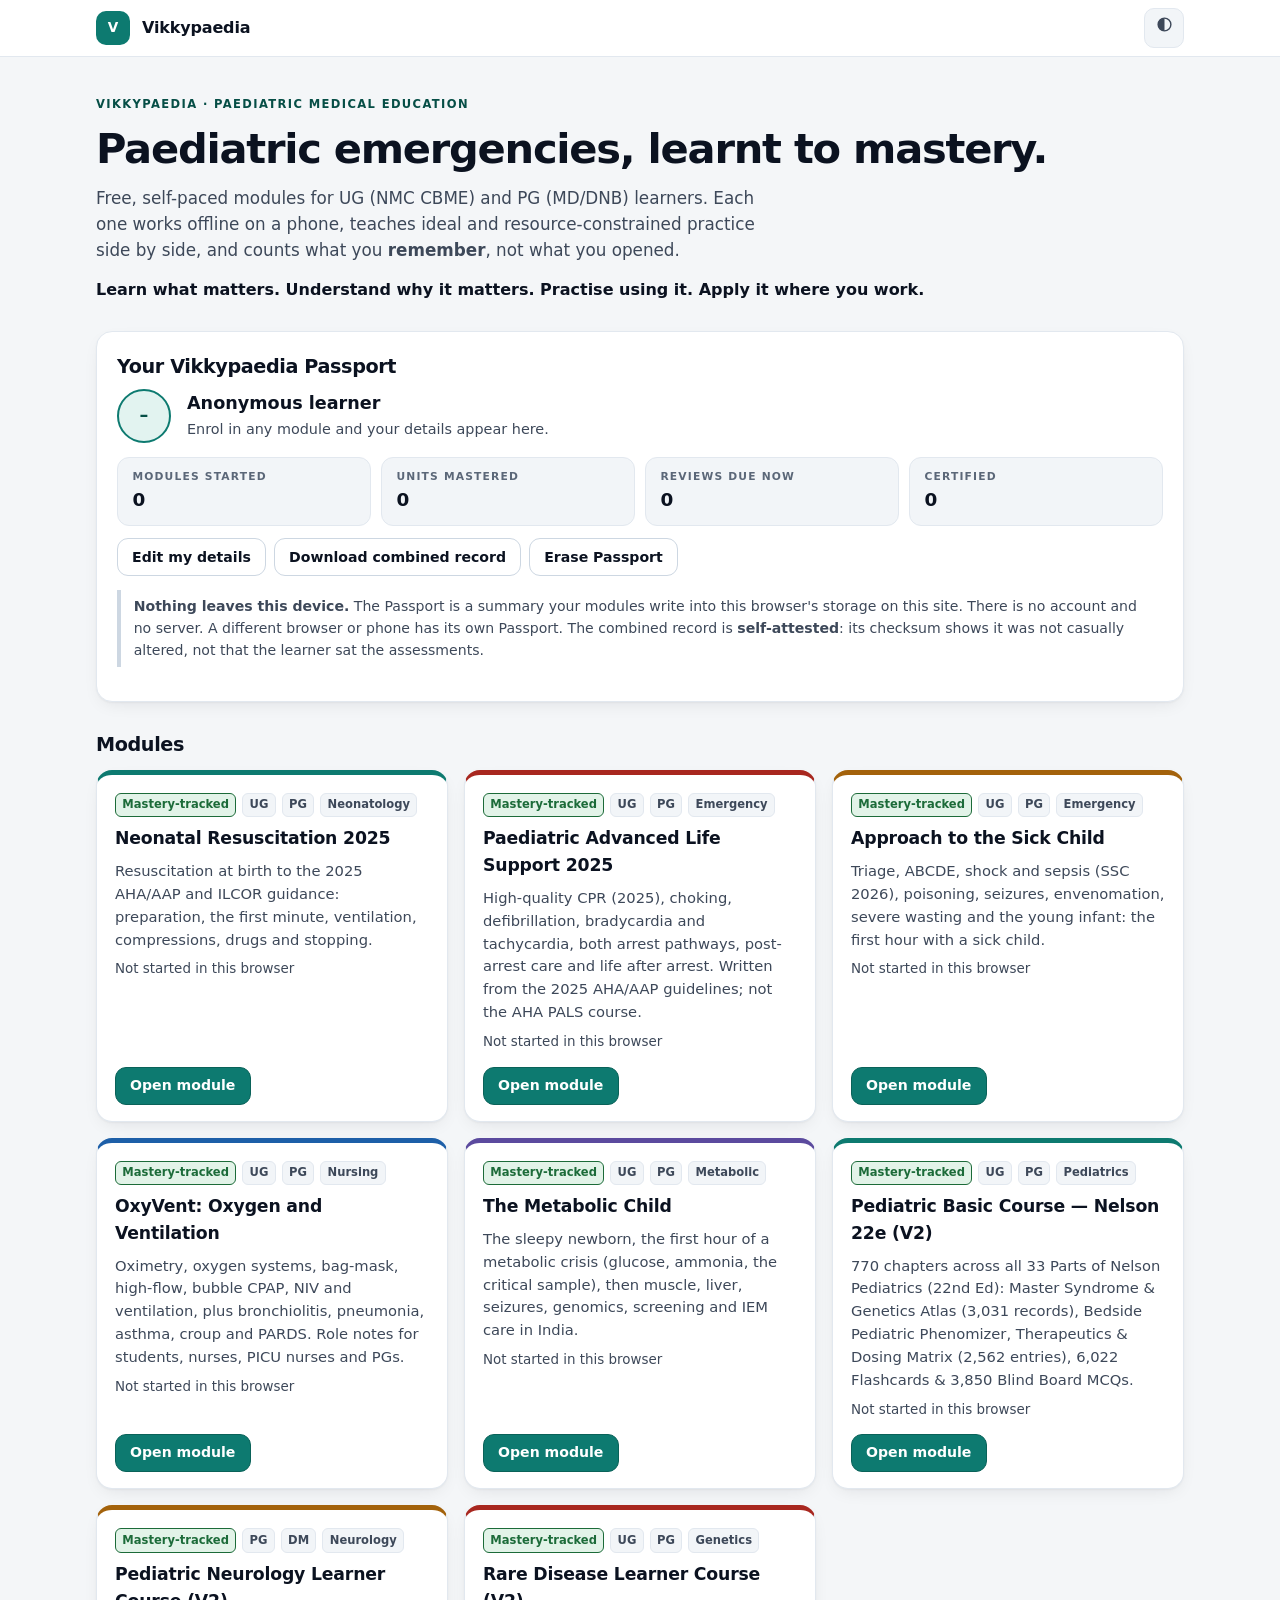
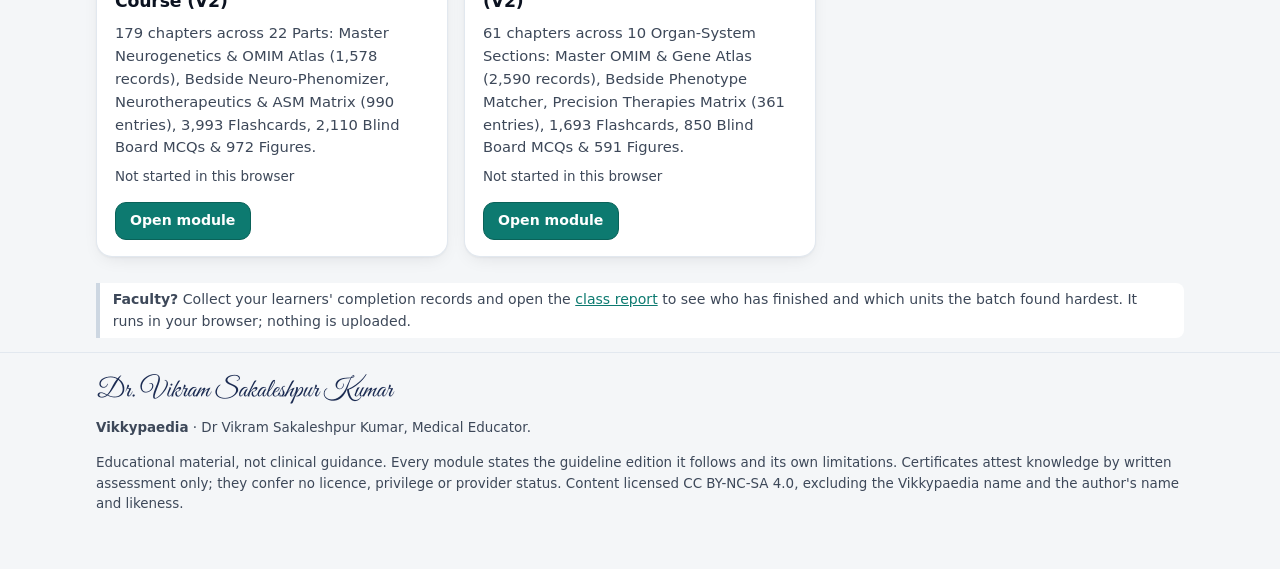
<file: index.html>
<!doctype html>
<html lang="en">
<head>
<meta charset="utf-8">
<meta name="viewport" content="width=device-width,initial-scale=1">
<title>Vikkypaedia · Paediatric Medical Education</title>
<meta name="description" content="Free, offline-first, mastery-based paediatric emergency and critical-care modules for UG and PG learners. One learner Passport across every module, stored only in your browser.">
<style>
:root{
  --progress:0;

  --paper:#f4f6f8;
  --paper-2:#eceff3;
  --surface:#ffffff;
  --surface-2:#f2f5f8;
  --surface-3:#e3e9ef;
  --ink:#0b1220;
  --ink-2:#3d4859;
  --ink-3:#5b6778;
  --line:#e2e8ef;
  --line-2:#cdd7e2;

  --brand:#0d7a70;
  --brand-600:#0a6259;
  --brand-ink:#064e46;
  --brand-soft:#e2f3f0;
  --brand-glow:rgba(13,122,112,.22);
  --on-brand:#ffffff;

  --accent:#1d5fa8;
  --accent-soft:#e6eef8;

  --amber:#9a5b09;
  --amber-soft:#fbf0dc;
  --red:#a8271f;
  --red-soft:#fbe9e7;
  --green:#1c6b39;
  --green-soft:#e2f3e8;
  --violet:#5b4a9e;
  --violet-soft:#eeebf9;
  --blue:#1d5b94;
  --blue-soft:#e6eff8;

  --must:#a8271f;
  --good:#9a5b09;
  --nice:#5b4a9e;

  /* per-Part accents */
  --pA:#0d7a70;
  --pB:#a3620b;
  --pC:#1d5fa8;
  --pD:#a8271f;
  --pE:#5b4a9e;
  --pA-soft:#e2f3f0;
  --pB-soft:#fbf0dc;
  --pC-soft:#e6eef8;
  --pD-soft:#fbe9e7;
  --pE-soft:#eeebf9;

  --r-xs:6px;
  --radius:12px;
  --r-sm:9px;
  --radius-lg:16px;
  --r-xl:22px;

  --sh-1:0 1px 2px rgba(11,18,32,.05);
  --shadow:0 1px 2px rgba(11,18,32,.04), 0 6px 18px -6px rgba(11,18,32,.10);
  --sh-2:0 2px 4px rgba(11,18,32,.04), 0 14px 32px -10px rgba(11,18,32,.14);
  --sh-3:0 6px 12px rgba(11,18,32,.05), 0 28px 56px -16px rgba(11,18,32,.20);

  --mono:ui-monospace,"SFMono-Regular",Menlo,Consolas,"Liberation Mono",monospace;
  --sans:-apple-system,BlinkMacSystemFont,"Segoe UI Variable Text","Segoe UI",Roboto,"Helvetica Neue",Arial,"Noto Sans",sans-serif;
  --serif:"Iowan Old Style",Georgia,"Times New Roman",serif;
  --btn-ink:#ffffff;
  --fs:16px;
  --maxw:1240px;
  --topbar-h:56px;
}

/* ---------- dark: system default (no explicit choice stamped) ---------- */
@media (prefers-color-scheme: dark){
  :root:not([data-theme="light"]){
    --paper:#0a0d12;
    --paper-2:#0e1218;
    --surface:#141a22;
    --surface-2:#1b222c;
    --surface-3:#26303c;
    --ink:#e9edf2;
    --ink-2:#b3bdca;
    --ink-3:#8492a3;
    --line:#242d39;
    --line-2:#36414f;

    --brand:#4fd0c2;
    --brand-600:#6bdccf;
    --brand-ink:#a5e9e0;
    --brand-soft:#0e2f2c;
    --brand-glow:rgba(79,208,194,.20);
    --on-brand:#052723;

    --accent:#79b3e8;
    --accent-soft:#132639;

    --amber:#e3ab5a;
    --amber-soft:#33260f;
    --red:#f08a80;
    --red-soft:#3a1a17;
    --green:#63c98a;
    --green-soft:#12301e;
    --violet:#b0a2ef;
    --violet-soft:#221d3a;
    --blue:#79b3e8;
    --blue-soft:#152a3f;

    --must:#f08a80;
    --good:#e3ab5a;
    --nice:#b0a2ef;

    --pA:#4fd0c2;
    --pB:#e3ab5a;
    --pC:#79b3e8;
    --pD:#f08a80;
    --pE:#b0a2ef;
    --pA-soft:#0e2f2c;
    --pB-soft:#33260f;
    --pC-soft:#152a3f;
    --pD-soft:#3a1a17;
    --pE-soft:#221d3a;

    --btn-ink:#04211e;
    --sh-1:0 1px 2px rgba(0,0,0,.5);
    --shadow:0 1px 2px rgba(0,0,0,.45), 0 8px 22px -8px rgba(0,0,0,.55);
    --sh-2:0 2px 6px rgba(0,0,0,.45), 0 18px 40px -12px rgba(0,0,0,.6);
    --sh-3:0 8px 18px rgba(0,0,0,.5), 0 34px 64px -18px rgba(0,0,0,.7);
  }
}
/* ---------- dark: explicit choice ---------- */
:root[data-theme="dark"]{
  --paper:#0a0d12;
  --paper-2:#0e1218;
  --surface:#141a22;
  --surface-2:#1b222c;
  --surface-3:#26303c;
  --ink:#e9edf2;
  --ink-2:#b3bdca;
  --ink-3:#8492a3;
  --line:#242d39;
  --line-2:#36414f;
  --brand:#4fd0c2;
  --brand-600:#6bdccf;
  --brand-ink:#a5e9e0;
  --brand-soft:#0e2f2c;
  --brand-glow:rgba(79,208,194,.20);
    --on-brand:#052723;
  --accent:#79b3e8;
  --accent-soft:#132639;
  --amber:#e3ab5a;
  --amber-soft:#33260f;
  --red:#f08a80;
  --red-soft:#3a1a17;
  --green:#63c98a;
  --green-soft:#12301e;
  --violet:#b0a2ef;
  --violet-soft:#221d3a;
  --blue:#79b3e8;
  --blue-soft:#152a3f;
  --must:#f08a80;
  --good:#e3ab5a;
  --nice:#b0a2ef;
  --pA:#4fd0c2;
  --pB:#e3ab5a;
  --pC:#79b3e8;
  --pD:#f08a80;
  --pE:#b0a2ef;
  --pA-soft:#0e2f2c;
  --pB-soft:#33260f;
  --pC-soft:#152a3f;
  --pD-soft:#3a1a17;
  --pE-soft:#221d3a;
  --btn-ink:#04211e;
  --sh-1:0 1px 2px rgba(0,0,0,.5);
  --shadow:0 1px 2px rgba(0,0,0,.45), 0 8px 22px -8px rgba(0,0,0,.55);
  --sh-2:0 2px 6px rgba(0,0,0,.45), 0 18px 40px -12px rgba(0,0,0,.6);
  --sh-3:0 8px 18px rgba(0,0,0,.5), 0 34px 64px -18px rgba(0,0,0,.7);
}
*,*::before,*::after{box-sizing:border-box}
html{-webkit-text-size-adjust:100%}
body{margin:0;background-color:var(--paper);color:var(--ink);font:16px/1.55 system-ui,-apple-system,"Segoe UI",Roboto,"Noto Sans",Ubuntu,sans-serif}
a{color:var(--brand)}
.wrap{max-width:1120px;margin:0 auto;padding:0 16px}
.skip{position:absolute;left:-999px}.skip:focus{left:12px;top:12px;z-index:9;background:var(--surface);padding:8px 12px;border-radius:8px}
:focus-visible{outline:3px solid var(--accent);outline-offset:2px}
.topbar{position:sticky;top:0;z-index:20;background-color:var(--surface);border-bottom:1px solid var(--line)}
.topbar .wrap{display:flex;align-items:center;gap:12px;min-height:56px}
.mark{display:inline-flex;align-items:center;justify-content:center;width:34px;height:34px;border-radius:10px;background-color:var(--brand);color:var(--on-brand);font-weight:800;font-size:.85rem}
.tb-t{font-weight:800;letter-spacing:-.01em}
.tb-r{margin-left:auto;display:flex;gap:8px;align-items:center}
.iconbtn{background:var(--surface-2);border:1px solid var(--line);border-radius:10px;min-width:40px;min-height:40px;color:var(--ink-2);cursor:pointer;font:inherit}
.hero{padding:34px 0 10px}
.kick{font-size:.72rem;letter-spacing:.12em;text-transform:uppercase;font-weight:800;color:var(--brand-ink)}
h1{font-size:clamp(1.7rem,4.6vw,2.6rem);line-height:1.12;letter-spacing:-.03em;margin:.25em 0 .3em}
.lede{color:var(--ink-2);max-width:62ch;font-size:1.05rem;margin:0}
.principle{margin:.9em 0 0;font-weight:700;color:var(--ink)}
.card{background:var(--surface);border:1px solid var(--line);border-radius:var(--radius-lg);box-shadow:var(--shadow);padding:20px;margin:18px 0}
h2{font-size:1.2rem;letter-spacing:-.02em;margin:0 0 .4em}
.pp{display:grid;grid-template-columns:auto 1fr;gap:16px;align-items:center}
.avatar{width:54px;height:54px;border-radius:50%;background-color:var(--brand-soft);color:var(--brand-ink);border:2px solid var(--brand);display:flex;align-items:center;justify-content:center;font-weight:800;font-size:1.1rem}
.pp-name{font-weight:800;font-size:1.1rem;display:block}
.pp-meta{color:var(--ink-2);font-size:.9rem}
.stats{display:grid;grid-template-columns:repeat(auto-fit,minmax(150px,1fr));gap:10px;margin:14px 0 4px}
.stat{background:var(--surface-2);border:1px solid var(--line);border-radius:var(--radius);padding:.7em .9em}
.stat .sl{display:block;font-size:.67rem;letter-spacing:.11em;text-transform:uppercase;color:var(--ink-3);font-weight:800}
.stat .sv{display:block;font-size:1.15rem;font-weight:800;letter-spacing:-.02em}
.btnrow{display:flex;flex-wrap:wrap;gap:8px;margin-top:12px}
.btn{display:inline-flex;align-items:center;justify-content:center;min-height:44px;padding:.5em 1em;border-radius:11px;border:1px solid var(--brand-600);background-color:var(--brand);color:var(--on-brand);font:inherit;font-weight:700;text-decoration:none;cursor:pointer}
.btn.ghost{background-color:var(--surface);color:var(--ink);border-color:var(--line-2)}
.btn.sm{min-height:38px;font-size:.88rem}
.grid{display:grid;grid-template-columns:repeat(auto-fill,minmax(300px,1fr));gap:16px;margin:10px 0 26px}
.mod{position:relative;background:var(--surface);border:1px solid var(--line);border-radius:var(--radius-lg);box-shadow:var(--shadow);padding:18px 18px 16px;display:flex;flex-direction:column;gap:8px;border-top:5px solid var(--c)}
.mod h3{margin:0;font-size:1.08rem;letter-spacing:-.01em}
.mod p{margin:0;color:var(--ink-2);font-size:.92rem}
.tags{display:flex;flex-wrap:wrap;gap:6px}
.tag{font-size:.72rem;font-weight:700;padding:.2em .55em;border-radius:6px;background:var(--surface-2);border:1px solid var(--line);color:var(--ink-2)}
.tag.std{background-color:var(--green-soft);border-color:var(--green);color:var(--green)}
.tag.up{background-color:var(--amber-soft);border-color:var(--amber);color:var(--amber)}
.bar{height:9px;border-radius:99px;background:var(--surface-3);overflow:hidden;margin:4px 0 0}
.bar i{display:block;height:100%;border-radius:99px;background-color:var(--c)}
.mstat{font-size:.84rem;color:var(--ink-2);display:flex;justify-content:space-between;gap:8px;flex-wrap:wrap}
.due{color:var(--blue);font-weight:700}
.cert{color:var(--green);font-weight:700}
.mod .btnrow{margin-top:auto;padding-top:6px}
.note{font-size:.88rem;color:var(--ink-2);border-left:4px solid var(--line-2);padding:.4em .9em;background:var(--surface);border-radius:0 8px 8px 0}
dialog{border:1px solid var(--line);border-radius:var(--radius-lg);background:var(--surface);color:var(--ink);padding:20px;width:min(520px,calc(100% - 32px))}
dialog::backdrop{background:rgba(3,8,15,.55)}
label{display:block;font-weight:700;font-size:.88rem;margin:.7em 0 .2em}
input{width:100%;min-height:44px;border:1px solid var(--line-2);border-radius:10px;padding:.4em .7em;font:inherit;background:var(--surface);color:var(--ink)}
.sig{display:block;max-width:300px;height:auto;margin:0 0 6px}
@media (prefers-color-scheme:dark){:root:not([data-theme="light"]) .sig{filter:invert(1) hue-rotate(180deg) brightness(1.3)}}
:root[data-theme="dark"] .sig{filter:invert(1) hue-rotate(180deg) brightness(1.3)}
footer{border-top:1px solid var(--line);padding:20px 0 40px;color:var(--ink-2);font-size:.84rem}
.sr-only{position:absolute;width:1px;height:1px;overflow:hidden;clip:rect(0 0 0 0)}
@media (max-width:520px){.pp{grid-template-columns:1fr}}
</style>
</head>
<body>
<a class="skip" href="#main">Skip to content</a>
<div class="topbar"><div class="wrap">
  <span class="mark" aria-hidden="true">V</span><span class="tb-t">Vikkypaedia</span>
  <span class="tb-r"><button class="iconbtn" id="themeBtn" type="button" aria-label="Change theme" title="Light / dark / system"><svg width="17" height="17" viewBox="0 0 24 24" aria-hidden="true" focusable="false"><circle cx="12" cy="12" r="9" fill="none" stroke="currentColor" stroke-width="2"/><path d="M12 3a9 9 0 0 0 0 18Z" fill="currentColor"/></svg></button></span>
</div></div>

<main id="main" class="wrap">
  <section class="hero">
    <span class="kick">Vikkypaedia · Paediatric Medical Education</span>
    <h1>Paediatric emergencies, learnt to mastery.</h1>
    <p class="lede">Free, self-paced modules for UG (NMC CBME) and PG (MD/DNB) learners. Each one works offline on a phone, teaches ideal and resource-constrained practice side by side, and counts what you <b>remember</b>, not what you opened.</p>
    <p class="principle">Learn what matters. Understand why it matters. Practise using it. Apply it where you work.</p>
  </section>

  <section class="card" id="passport" aria-labelledby="ppH">
    <h2 id="ppH">Your Vikkypaedia Passport</h2>
    <div class="pp">
      <span class="avatar" id="ppAv" aria-hidden="true">–</span>
      <div><span class="pp-name" id="ppName">Anonymous learner</span><span class="pp-meta" id="ppMeta">Enrol in any module and your details appear here.</span></div>
    </div>
    <div class="stats">
      <div class="stat"><span class="sl">Modules started</span><span class="sv" id="sMods">0</span></div>
      <div class="stat"><span class="sl">Units mastered</span><span class="sv" id="sUnits">0</span></div>
      <div class="stat"><span class="sl">Reviews due now</span><span class="sv" id="sDue">0</span></div>
      <div class="stat"><span class="sl">Certified</span><span class="sv" id="sCert">0</span></div>
    </div>
    <div class="btnrow">
      <button class="btn ghost sm" id="ppEdit" type="button">Edit my details</button>
      <button class="btn ghost sm" id="ppExport" type="button">Download combined record</button>
      <button class="btn ghost sm" id="ppErase" type="button">Erase Passport</button>
    </div>
    <p class="note" style="margin-top:14px"><b>Nothing leaves this device.</b> The Passport is a summary your modules write into this browser's storage on this site. There is no account and no server. A different browser or phone has its own Passport. The combined record is <b>self-attested</b>: its checksum shows it was not casually altered, not that the learner sat the assessments.</p>
  </section>

  <h2 style="margin-top:28px">Modules</h2>
  <div class="grid" id="mods" role="list"></div>
  <p class="note" style="margin-top:22px"><b>Faculty?</b> Collect your learners' completion records and open the <a href="class-report.html">class report</a> to see who has finished and which units the batch found hardest. It runs in your browser; nothing is uploaded.</p>
</main>

<dialog id="dlg" aria-labelledby="dlgH">
  <form method="dialog" id="dlgForm">
    <h2 id="dlgH">Your details</h2>
    <p class="pp-meta">Used by every Vikkypaedia module in this browser to pre-fill enrolment and certificates.</p>
    <label for="fName">Full name, as it should print</label><input id="fName" autocomplete="name" required>
    <label for="fInst">Institution (optional)</label><input id="fInst" autocomplete="organization">
    <label for="fReg">Registration or employee number (optional)</label><input id="fReg">
    <label for="fEmail">Email (optional)</label><input id="fEmail" type="email" autocomplete="email">
    <div class="btnrow"><button class="btn" value="save" id="dlgSave">Save</button><button class="btn ghost" value="cancel" formnovalidate>Cancel</button></div>
  </form>
</dialog>
<div class="sr-only" id="live" aria-live="polite"></div>

<footer><div class="wrap">
  <img class="sig" src="[data-uri]" alt="Signature: Dr. Vikram Sakaleshpur Kumar" width="300" height="32">
  <p><b>Vikkypaedia</b> · Dr Vikram Sakaleshpur Kumar, Medical Educator.</p>
  <p>Educational material, not clinical guidance. Every module states the guideline edition it follows and its own limitations. Certificates attest knowledge by written assessment only; they confer no licence, privilege or provider status. Content licensed CC BY-NC-SA 4.0, excluding the Vikkypaedia name and the author's name and likeness.</p>
</div></footer>

<script>
(function(){
"use strict";
var KEY = "vkp.passport.v1";
/* The catalogue. `std` marks modules already on the Vikkypaedia Standard engine,
   which write progress to the Passport. Others are being upgraded. */
var CATALOGUE = [
  { id:"nrp2025",   slug:"Vikkypaedia-NRP-2025", title:"Neonatal Resuscitation 2025", c:"--pA",
    blurb:"Resuscitation at birth to the 2025 AHA/AAP and ILCOR guidance: preparation, the first minute, ventilation, compressions, drugs and stopping.",
    tags:["UG","PG","Neonatology"], std:true },
  { id:"pals2025",  slug:"Vikkypaedia-PALS-2025", title:"Paediatric Advanced Life Support 2025", c:"--pD",
    blurb:"High-quality CPR (2025), choking, defibrillation, bradycardia and tachycardia, both arrest pathways, post-arrest care and life after arrest. Written from the 2025 AHA/AAP guidelines; not the AHA PALS course.",
    tags:["UG","PG","Emergency"], std:true },
  { id:"sickchild", slug:"Vikkypaedia-Module-Approach-to-a-Sick-child", title:"Approach to the Sick Child", c:"--pB",
    blurb:"Triage, ABCDE, shock and sepsis (SSC 2026), poisoning, seizures, envenomation, severe wasting and the young infant: the first hour with a sick child.",
    tags:["UG","PG","Emergency"], std:true },
  { id:"oxyvent",   slug:"Vikkypaedia-OxyVent-Module", title:"OxyVent: Oxygen and Ventilation", c:"--pC",
    blurb:"Oximetry, oxygen systems, bag-mask, high-flow, bubble CPAP, NIV and ventilation, plus bronchiolitis, pneumonia, asthma, croup and PARDS. Role notes for students, nurses, PICU nurses and PGs.",
    tags:["UG","PG","Nursing"], std:true },
  { id:"metabolic", slug:"Vikkypaedia-Metabolic-Child-MOOC", title:"The Metabolic Child", c:"--pE",
    blurb:"The sleepy newborn, the first hour of a metabolic crisis (glucose, ammonia, the critical sample), then muscle, liver, seizures, genomics, screening and IEM care in India.",
    tags:["UG","PG","Metabolic"], std:true },
  { id:"pedbasic",  slug:"Vikkypaedia-Pediatric-Basic-Course", title:"Pediatric Basic Course — Nelson 22e (V2)", c:"--pA",
    blurb:"770 chapters across all 33 Parts of Nelson Pediatrics (22nd Ed): Master Syndrome & Genetics Atlas (3,031 records), Bedside Pediatric Phenomizer, Therapeutics & Dosing Matrix (2,562 entries), 6,022 Flashcards & 3,850 Blind Board MCQs.",
    tags:["UG","PG","Pediatrics"], std:true },
  { id:"pedneuro",  slug:"Vikkypaedia-Pediatric-Neurology-Course", title:"Pediatric Neurology Learner Course (V2)", c:"--pB",
    blurb:"179 chapters across 22 Parts: Master Neurogenetics & OMIM Atlas (1,578 records), Bedside Neuro-Phenomizer, Neurotherapeutics & ASM Matrix (990 entries), 3,993 Flashcards, 2,110 Blind Board MCQs & 972 Figures.",
    tags:["PG","DM","Neurology"], std:true },
  { id:"raredisease", slug:"Vikkypaedia-Rare-Disease-Learner-Course", title:"Rare Disease Learner Course (V2)", c:"--pD",
    blurb:"61 chapters across 10 Organ-System Sections: Master OMIM & Gene Atlas (2,590 records), Bedside Phenotype Matcher, Precision Therapies Matrix (361 entries), 1,693 Flashcards, 850 Blind Board MCQs & 591 Figures.",
    tags:["UG","PG","Genetics"], std:true }
];

function $(s){ return document.querySelector(s); }
function esc(s){ return String(s == null ? "" : s).replace(/[&<>"']/g, function(c){ return {"&":"&amp;","<":"&lt;",">":"&gt;",'"':"&quot;","'":"&#39;"}[c]; }); }
function read(){ try{ var p = JSON.parse(localStorage.getItem(KEY) || "null"); if (p && p.v === 1) return p; }catch(e){} return { v:1, profile:null, modules:{} }; }
function write(p){ try{ p.updatedAt = Date.now(); localStorage.setItem(KEY, JSON.stringify(p)); }catch(e){} }
function initials(n){ var w = String(n||"").replace(/^(dr|prof)\.?\s+/i,"").trim().split(/\s+/); return ((w[0]||"")[0]||"").toUpperCase() + ((w.length>1 ? w[w.length-1][0] : "")||"").toUpperCase() || "–"; }
function fmt(ms){ try{ return new Date(ms).toLocaleDateString(undefined,{day:"numeric",month:"short",year:"numeric"}); }catch(e){ return ""; } }
function fnv(str){ var h = 2166136261; for (var i=0;i<str.length;i++){ h ^= str.charCodeAt(i); h = Math.imul(h, 16777619); } var s = (h>>>0).toString(36).toUpperCase(); while (s.length < 7) s = "0"+s; return s; }

function render(){
  var P = read(), pr = P.profile, mods = P.modules || {};
  $("#ppAv").textContent = pr && pr.name ? initials(pr.name) : "–";
  $("#ppName").textContent = pr && pr.name ? pr.name : "Anonymous learner";
  $("#ppMeta").textContent = pr && pr.name ? [pr.institution, pr.reg].filter(Boolean).join(" · ") || "Details saved in this browser" : "Enrol in any module and your details appear here.";
  var ids = Object.keys(mods);
  $("#sMods").textContent = ids.length;
  $("#sUnits").textContent = ids.reduce(function(a,k){ return a + (mods[k].mastered||0); }, 0);
  $("#sDue").textContent = ids.reduce(function(a,k){ return a + (mods[k].due||0); }, 0);
  $("#sCert").textContent = ids.filter(function(k){ return mods[k].certified; }).length;

  var host = $("#mods"); host.innerHTML = "";
  CATALOGUE.forEach(function(m){
    var d = mods[m.id], url = "/" + m.slug + "/";
    var pct = d && d.units ? Math.round(d.mastered / d.units * 100) : 0;
    var card = document.createElement("article");
    card.className = "mod"; card.setAttribute("role","listitem"); card.style.setProperty("--c", "var(" + m.c + ")");
    var status = m.std ? '<span class="tag std">Mastery-tracked</span>' : '<span class="tag up">Upgrade in progress</span>';
    var prog = d
      ? '<div class="bar" aria-hidden="true"><i style="width:' + pct + '%"></i></div>' +
        '<div class="mstat"><span>' + d.mastered + ' of ' + d.units + ' units mastered</span>' +
        (d.certified ? '<span class="cert">Certified</span>' : (d.due ? '<span class="due">' + d.due + ' due</span>' : '<span>Last active ' + esc(fmt(d.lastActive)) + '</span>')) + '</div>'
      : '<div class="mstat"><span>' + (m.std ? "Not started in this browser" : "Progress will appear here after the upgrade") + '</span></div>';
    card.innerHTML = '<div class="tags">' + status + m.tags.map(function(t){ return '<span class="tag">' + esc(t) + '</span>'; }).join("") + '</div>' +
      '<h3>' + esc(m.title) + '</h3><p>' + esc(m.blurb) + '</p>' + prog +
      '<div class="btnrow"><a class="btn sm" href="' + url + '">' + (d ? (d.due ? "Review " + d.due + " due" : "Continue") : "Open module") + '</a></div>';
    host.appendChild(card);
  });
}

var ORDER_FIELDS = ["name","institution","reg","modules","issued"];
function combined(){
  var P = read(), pr = P.profile || {}, mods = P.modules || {};
  var list = Object.keys(mods).sort().map(function(k){ var m = mods[k];
    return { id:k, title:m.title, version:m.version, units:m.units, mastered:m.mastered, checkpoints:m.checkpoints + "/" + m.items,
             retainedUnits:m.retainedUnits, examBest:m.examBest, cut:m.cut, certified:!!m.certified, lastActive:m.lastActive }; });
  var r = { kind:"vikkypaedia-passport-record", v:1, name:pr.name||"", institution:pr.institution||"", reg:pr.reg||"",
            modules:list, issued:new Date().toISOString(),
            attestation:"Self-attested summary generated in the learner's own browser. The checksum detects casual alteration; it does not prove the learner sat any assessment." };
  var basis = [r.name, r.institution, r.reg, list.map(function(m){ return [m.id,m.version,m.mastered,m.units,m.retainedUnits,m.examBest,m.certified].join(":"); }).join("|"), r.issued].join("~");
  r.checksumFields = ORDER_FIELDS; r.checksum = fnv(basis);
  return r;
}

function wire(){
  var dlg = $("#dlg");
  $("#ppEdit").addEventListener("click", function(){
    var pr = read().profile || {};
    $("#fName").value = pr.name || ""; $("#fInst").value = pr.institution || ""; $("#fReg").value = pr.reg || ""; $("#fEmail").value = pr.email || "";
    if (dlg.showModal) dlg.showModal(); else dlg.setAttribute("open","");
  });
  dlg.addEventListener("close", function(){
    if (dlg.returnValue !== "save") return;
    var P = read(), old = P.profile || {};
    P.profile = { name:$("#fName").value.trim(), institution:$("#fInst").value.trim(), reg:$("#fReg").value.trim(),
                  email:$("#fEmail").value.trim(), enrolledAt:old.enrolledAt || Date.now(), updatedAt:Date.now() };
    write(P); render(); $("#live").textContent = "Details saved.";
  });
  $("#ppExport").addEventListener("click", function(){
    var r = combined(), a = document.createElement("a");
    a.href = URL.createObjectURL(new Blob([JSON.stringify(r, null, 2)], {type:"application/json"}));
    a.download = "vikkypaedia-passport-" + (r.name || "learner").replace(/[^a-z0-9]+/gi,"-").toLowerCase() + ".json";
    document.body.appendChild(a); a.click(); setTimeout(function(){ URL.revokeObjectURL(a.href); a.remove(); }, 1000);
  });
  $("#ppErase").addEventListener("click", function(){
    if (!confirm("Erase the Passport summary in this browser? Each module keeps its own progress; this removes only the shared summary and details.")) return;
    try{ localStorage.removeItem(KEY); }catch(e){}
    render(); $("#live").textContent = "Passport erased.";
  });
  var modes = ["system","light","dark"];
  $("#themeBtn").addEventListener("click", function(){
    var cur = document.documentElement.getAttribute("data-theme") || "system";
    var nx = modes[(modes.indexOf(cur)+1) % 3];
    if (nx === "system") document.documentElement.removeAttribute("data-theme"); else document.documentElement.setAttribute("data-theme", nx);
    try{ localStorage.setItem("vkp.hub.theme", nx); }catch(e){}
    $("#live").textContent = "Theme: " + nx;
  });
  try{ var t = localStorage.getItem("vkp.hub.theme"); if (t && t !== "system") document.documentElement.setAttribute("data-theme", t); }catch(e){}
  window.addEventListener("storage", function(e){ if (e.key === KEY) render(); });
  window.addEventListener("pageshow", render);
}
wire(); render();
})();
</script>
</body>
</html>
</file>
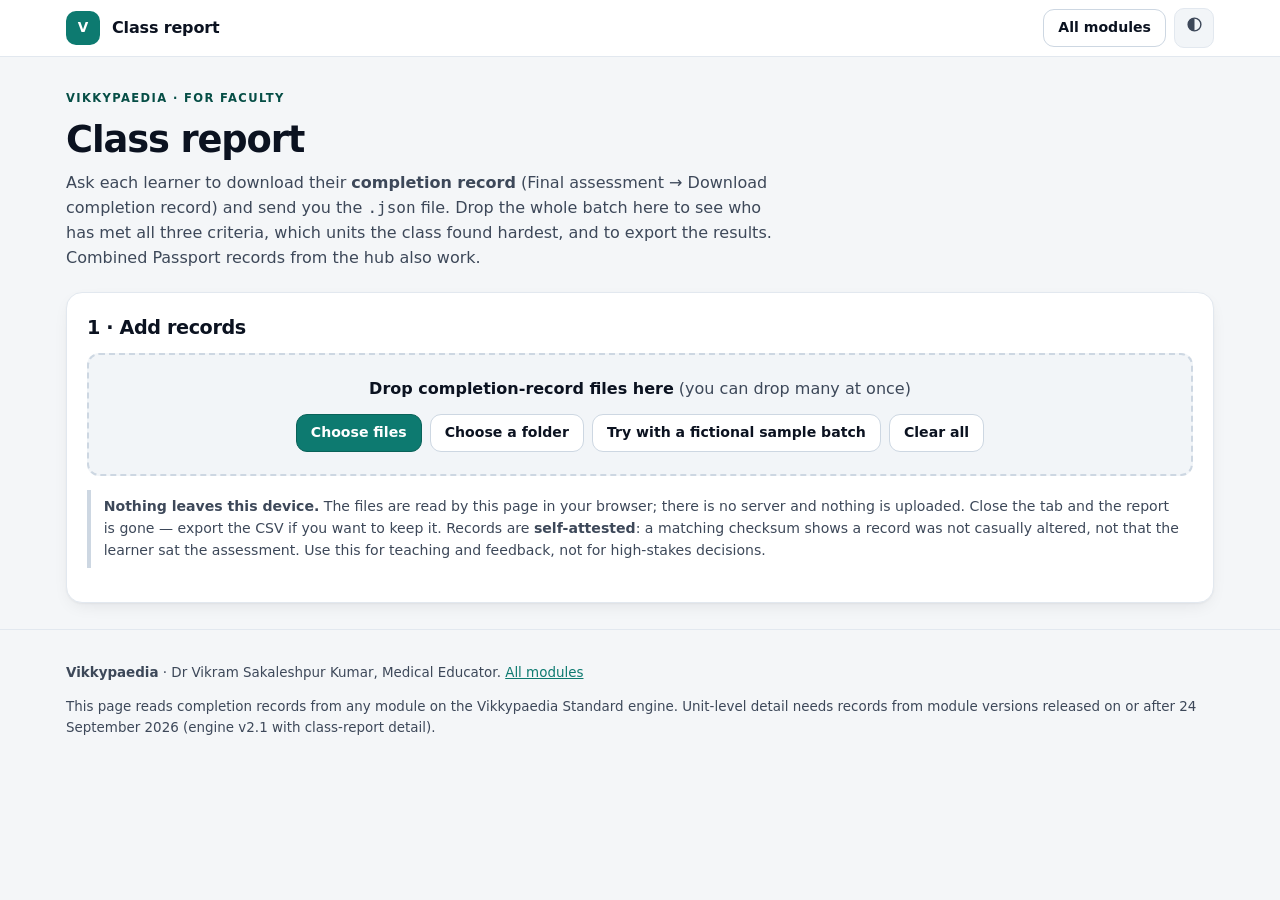
<file: class-report.html>
<!doctype html>
<html lang="en">
<head>
<meta charset="utf-8">
<meta name="viewport" content="width=device-width,initial-scale=1">
<title>Class report · Vikkypaedia</title>
<meta name="description" content="Faculty class report for Vikkypaedia modules: drop a batch of learners' completion records and see who is certified, which units the class found hardest, and export CSV. Works offline; nothing leaves your device.">
<style>
:root{
  --progress:0;

  --paper:#f4f6f8;
  --paper-2:#eceff3;
  --surface:#ffffff;
  --surface-2:#f2f5f8;
  --surface-3:#e3e9ef;
  --ink:#0b1220;
  --ink-2:#3d4859;
  --ink-3:#5b6778;
  --line:#e2e8ef;
  --line-2:#cdd7e2;

  --brand:#0d7a70;
  --brand-600:#0a6259;
  --brand-ink:#064e46;
  --brand-soft:#e2f3f0;
  --brand-glow:rgba(13,122,112,.22);
  --on-brand:#ffffff;

  --accent:#1d5fa8;
  --accent-soft:#e6eef8;

  --amber:#9a5b09;
  --amber-soft:#fbf0dc;
  --red:#a8271f;
  --red-soft:#fbe9e7;
  --green:#1c6b39;
  --green-soft:#e2f3e8;
  --violet:#5b4a9e;
  --violet-soft:#eeebf9;
  --blue:#1d5b94;
  --blue-soft:#e6eff8;

  --must:#a8271f;
  --good:#9a5b09;
  --nice:#5b4a9e;

  /* per-Part accents */
  --pA:#0d7a70;
  --pB:#a3620b;
  --pC:#1d5fa8;
  --pD:#a8271f;
  --pE:#5b4a9e;
  --pA-soft:#e2f3f0;
  --pB-soft:#fbf0dc;
  --pC-soft:#e6eef8;
  --pD-soft:#fbe9e7;
  --pE-soft:#eeebf9;

  --r-xs:6px;
  --radius:12px;
  --r-sm:9px;
  --radius-lg:16px;
  --r-xl:22px;

  --sh-1:0 1px 2px rgba(11,18,32,.05);
  --shadow:0 1px 2px rgba(11,18,32,.04), 0 6px 18px -6px rgba(11,18,32,.10);
  --sh-2:0 2px 4px rgba(11,18,32,.04), 0 14px 32px -10px rgba(11,18,32,.14);
  --sh-3:0 6px 12px rgba(11,18,32,.05), 0 28px 56px -16px rgba(11,18,32,.20);

  --mono:ui-monospace,"SFMono-Regular",Menlo,Consolas,"Liberation Mono",monospace;
  --sans:-apple-system,BlinkMacSystemFont,"Segoe UI Variable Text","Segoe UI",Roboto,"Helvetica Neue",Arial,"Noto Sans",sans-serif;
  --serif:"Iowan Old Style",Georgia,"Times New Roman",serif;
  --btn-ink:#ffffff;
  --fs:16px;
  --maxw:1240px;
  --topbar-h:56px;
}

/* ---------- dark: system default (no explicit choice stamped) ---------- */
@media (prefers-color-scheme: dark){
  :root:not([data-theme="light"]){
    --paper:#0a0d12;
    --paper-2:#0e1218;
    --surface:#141a22;
    --surface-2:#1b222c;
    --surface-3:#26303c;
    --ink:#e9edf2;
    --ink-2:#b3bdca;
    --ink-3:#8492a3;
    --line:#242d39;
    --line-2:#36414f;

    --brand:#4fd0c2;
    --brand-600:#6bdccf;
    --brand-ink:#a5e9e0;
    --brand-soft:#0e2f2c;
    --brand-glow:rgba(79,208,194,.20);
    --on-brand:#052723;

    --accent:#79b3e8;
    --accent-soft:#132639;

    --amber:#e3ab5a;
    --amber-soft:#33260f;
    --red:#f08a80;
    --red-soft:#3a1a17;
    --green:#63c98a;
    --green-soft:#12301e;
    --violet:#b0a2ef;
    --violet-soft:#221d3a;
    --blue:#79b3e8;
    --blue-soft:#152a3f;

    --must:#f08a80;
    --good:#e3ab5a;
    --nice:#b0a2ef;

    --pA:#4fd0c2;
    --pB:#e3ab5a;
    --pC:#79b3e8;
    --pD:#f08a80;
    --pE:#b0a2ef;
    --pA-soft:#0e2f2c;
    --pB-soft:#33260f;
    --pC-soft:#152a3f;
    --pD-soft:#3a1a17;
    --pE-soft:#221d3a;

    --btn-ink:#04211e;
    --sh-1:0 1px 2px rgba(0,0,0,.5);
    --shadow:0 1px 2px rgba(0,0,0,.45), 0 8px 22px -8px rgba(0,0,0,.55);
    --sh-2:0 2px 6px rgba(0,0,0,.45), 0 18px 40px -12px rgba(0,0,0,.6);
    --sh-3:0 8px 18px rgba(0,0,0,.5), 0 34px 64px -18px rgba(0,0,0,.7);
  }
}
/* ---------- dark: explicit choice ---------- */
:root[data-theme="dark"]{
  --paper:#0a0d12;
  --paper-2:#0e1218;
  --surface:#141a22;
  --surface-2:#1b222c;
  --surface-3:#26303c;
  --ink:#e9edf2;
  --ink-2:#b3bdca;
  --ink-3:#8492a3;
  --line:#242d39;
  --line-2:#36414f;
  --brand:#4fd0c2;
  --brand-600:#6bdccf;
  --brand-ink:#a5e9e0;
  --brand-soft:#0e2f2c;
  --brand-glow:rgba(79,208,194,.20);
    --on-brand:#052723;
  --accent:#79b3e8;
  --accent-soft:#132639;
  --amber:#e3ab5a;
  --amber-soft:#33260f;
  --red:#f08a80;
  --red-soft:#3a1a17;
  --green:#63c98a;
  --green-soft:#12301e;
  --violet:#b0a2ef;
  --violet-soft:#221d3a;
  --blue:#79b3e8;
  --blue-soft:#152a3f;
  --must:#f08a80;
  --good:#e3ab5a;
  --nice:#b0a2ef;
  --pA:#4fd0c2;
  --pB:#e3ab5a;
  --pC:#79b3e8;
  --pD:#f08a80;
  --pE:#b0a2ef;
  --pA-soft:#0e2f2c;
  --pB-soft:#33260f;
  --pC-soft:#152a3f;
  --pD-soft:#3a1a17;
  --pE-soft:#221d3a;
  --btn-ink:#04211e;
  --sh-1:0 1px 2px rgba(0,0,0,.5);
  --shadow:0 1px 2px rgba(0,0,0,.45), 0 8px 22px -8px rgba(0,0,0,.55);
  --sh-2:0 2px 6px rgba(0,0,0,.45), 0 18px 40px -12px rgba(0,0,0,.6);
  --sh-3:0 8px 18px rgba(0,0,0,.5), 0 34px 64px -18px rgba(0,0,0,.7);
}
*,*::before,*::after{box-sizing:border-box}
html{-webkit-text-size-adjust:100%}
body{margin:0;background-color:var(--paper);color:var(--ink);font:16px/1.55 system-ui,-apple-system,"Segoe UI",Roboto,"Noto Sans",Ubuntu,sans-serif}
a{color:var(--brand)}
.wrap{max-width:1180px;margin:0 auto;padding:0 16px}
.skip{position:absolute;left:-999px}.skip:focus{left:12px;top:12px;z-index:9;background:var(--surface);padding:8px 12px;border-radius:8px}
:focus-visible{outline:3px solid var(--accent);outline-offset:2px}
.topbar{position:sticky;top:0;z-index:20;background-color:var(--surface);border-bottom:1px solid var(--line)}
.topbar .wrap{display:flex;align-items:center;gap:12px;min-height:56px}
.mark{display:inline-flex;align-items:center;justify-content:center;width:34px;height:34px;border-radius:10px;background-color:var(--brand);color:var(--on-brand);font-weight:800;font-size:.85rem;text-decoration:none}
.tb-t{font-weight:800;letter-spacing:-.01em}
.tb-r{margin-left:auto;display:flex;gap:8px;align-items:center}
.iconbtn{background:var(--surface-2);border:1px solid var(--line);border-radius:10px;min-width:40px;min-height:40px;color:var(--ink-2);cursor:pointer;font:inherit}
.hero{padding:28px 0 4px}
.kick{font-size:.72rem;letter-spacing:.12em;text-transform:uppercase;font-weight:800;color:var(--brand-ink)}
h1{font-size:clamp(1.6rem,4.2vw,2.3rem);line-height:1.12;letter-spacing:-.03em;margin:.25em 0 .3em}
.lede{color:var(--ink-2);max-width:70ch;margin:0}
.card{background:var(--surface);border:1px solid var(--line);border-radius:var(--radius-lg);box-shadow:var(--shadow);padding:20px;margin:18px 0}
h2{font-size:1.2rem;letter-spacing:-.02em;margin:0 0 .5em}
h3{font-size:1rem;margin:1em 0 .4em}
.drop{border:2px dashed var(--line-2);border-radius:var(--radius);padding:22px;text-align:center;background-color:var(--surface-2);color:var(--ink-2)}
.drop.over{border-color:var(--brand);background-color:var(--brand-soft);color:var(--ink)}
.drop b{color:var(--ink)}
.btnrow{display:flex;flex-wrap:wrap;gap:8px;margin-top:12px;align-items:center}
.btn{display:inline-flex;align-items:center;justify-content:center;min-height:44px;padding:.5em 1em;border-radius:11px;border:1px solid var(--brand-600);background-color:var(--brand);color:var(--on-brand);font:inherit;font-weight:700;text-decoration:none;cursor:pointer}
.btn.ghost{background-color:var(--surface);color:var(--ink);border-color:var(--line-2)}
.btn.sm{min-height:38px;font-size:.88rem}
#summaryCard .btnrow>span{max-width:100%;min-width:0}
#modSel,#q{max-width:100%;min-width:0}
#lt{min-width:1300px}
#lt td:nth-child(1){min-width:170px}
#lt td:nth-child(3){min-width:210px}
#lt td:nth-child(2){min-width:150px}
.btn[disabled]{opacity:.5;cursor:not-allowed}
label.inl{font-weight:700;font-size:.88rem;color:var(--ink-2)}
select,input[type=search]{min-height:40px;border:1px solid var(--line-2);border-radius:10px;padding:.35em .6em;font:inherit;background-color:var(--surface);color:var(--ink)}
.stats{display:grid;grid-template-columns:repeat(auto-fit,minmax(150px,1fr));gap:10px;margin:6px 0 4px}
.stat{background:var(--surface-2);border:1px solid var(--line);border-radius:var(--radius);padding:.7em .9em}
.stat .sl{display:block;font-size:.67rem;letter-spacing:.11em;text-transform:uppercase;color:var(--ink-3);font-weight:800}
.stat .sv{display:block;font-size:1.25rem;font-weight:800;letter-spacing:-.02em}
.stat .sn{display:block;font-size:.8rem;color:var(--ink-2)}
.note{font-size:.88rem;color:var(--ink-2);border-left:4px solid var(--line-2);padding:.45em .9em;background-color:var(--surface);border-radius:0 8px 8px 0}
.warns{margin:10px 0 0;padding-left:1.1em;font-size:.9rem}
.warns li{margin:.2em 0}
.w-bad{color:var(--red)}
.w-warn{color:var(--amber)}
.tw{overflow-x:auto;border:1px solid var(--line);border-radius:var(--radius);margin-top:10px}
table{border-collapse:collapse;width:100%;font-size:.9rem;background-color:var(--surface)}
th,td{padding:.5em .65em;border-bottom:1px solid var(--line);text-align:left;vertical-align:top}
th{background-color:var(--surface-2);font-size:.74rem;letter-spacing:.06em;text-transform:uppercase;color:var(--ink-2);white-space:nowrap}
th button{all:unset;cursor:pointer}
th button:focus-visible{outline:3px solid var(--accent)}
td.num,th.num{text-align:right;white-space:nowrap}
tr:last-child td{border-bottom:0}
.pill{display:inline-block;font-size:.75rem;font-weight:800;padding:.1em .5em;border-radius:6px;border:1px solid var(--line-2);background-color:var(--surface-2);color:var(--ink-2);white-space:nowrap}
.pill.ok{border-color:var(--green);background-color:var(--green-soft);color:var(--green)}
.pill.bad{border-color:var(--red);background-color:var(--red-soft);color:var(--red)}
.pill.warn{border-color:var(--amber);background-color:var(--amber-soft);color:var(--amber)}
.sub{display:block;font-size:.78rem;color:var(--ink-2)}
.mbar{display:inline-block;width:90px;height:9px;border-radius:99px;background-color:var(--surface-3);overflow:hidden;vertical-align:middle;margin-right:6px}
.mbar i{display:block;height:100%;background-color:var(--brand)}
.mbar.low i{background-color:var(--red)}
.mbar.mid i{background-color:var(--amber)}
.hidden{display:none!important}
footer{border-top:1px solid var(--line);padding:20px 0 40px;color:var(--ink-2);font-size:.84rem;margin-top:26px}
.sr-only{position:absolute;width:1px;height:1px;overflow:hidden;clip:rect(0 0 0 0)}
@media print{
  .topbar,.noprint,footer{display:none!important}
  body{background:#fff;color:#000;font-size:11px}
  .card{box-shadow:none;border:0;padding:0;margin:10px 0}
  .tw{overflow:visible;border:0}
  table{font-size:10px}
  th,td{padding:3px 4px}
}
</style>
</head>
<body>
<a class="skip" href="#main">Skip to content</a>
<div class="topbar"><div class="wrap">
  <a class="mark" href="./" aria-label="Back to all Vikkypaedia modules">V</a><span class="tb-t">Class report</span>
  <span class="tb-r"><a class="btn ghost sm noprint" href="./">All modules</a><button class="iconbtn" id="themeBtn" type="button" aria-label="Change theme" title="Light / dark / system"><svg width="17" height="17" viewBox="0 0 24 24" aria-hidden="true" focusable="false"><circle cx="12" cy="12" r="9" fill="none" stroke="currentColor" stroke-width="2"/><path d="M12 3a9 9 0 0 0 0 18Z" fill="currentColor"/></svg></button></span>
</div></div>

<main id="main" class="wrap">
  <section class="hero">
    <span class="kick">Vikkypaedia · For faculty</span>
    <h1>Class report</h1>
    <p class="lede">Ask each learner to download their <b>completion record</b> (Final assessment &rarr; Download completion record) and send you the <code>.json</code> file. Drop the whole batch here to see who has met all three criteria, which units the class found hardest, and to export the results. Combined Passport records from the hub also work.</p>
  </section>

  <section class="card noprint" aria-labelledby="addH">
    <h2 id="addH">1 · Add records</h2>
    <div class="drop" id="drop">
      <p style="margin:0"><b>Drop completion-record files here</b> (you can drop many at once)</p>
      <div class="btnrow" style="justify-content:center">
        <label class="btn sm" for="files">Choose files</label>
        <input type="file" id="files" accept=".json,application/json" multiple class="sr-only">
        <label class="btn ghost sm" for="folder">Choose a folder</label>
        <input type="file" id="folder" webkitdirectory multiple class="sr-only">
        <button class="btn ghost sm" id="sample" type="button">Try with a fictional sample batch</button>
        <button class="btn ghost sm" id="clear" type="button">Clear all</button>
      </div>
    </div>
    <ul class="warns" id="warns" aria-live="polite"></ul>
    <p class="note" style="margin-top:14px"><b>Nothing leaves this device.</b> The files are read by this page in your browser; there is no server and nothing is uploaded. Close the tab and the report is gone &mdash; export the CSV if you want to keep it. Records are <b>self-attested</b>: a matching checksum shows a record was not casually altered, not that the learner sat the assessment. Use this for teaching and feedback, not for high-stakes decisions.</p>
  </section>

  <section class="card hidden" id="summaryCard" aria-labelledby="sumH">
    <div class="btnrow noprint" style="margin-top:0;justify-content:space-between">
      <h2 id="sumH" style="margin:0">2 · The class</h2>
      <span style="display:flex;gap:8px;flex-wrap:wrap;align-items:center">
        <label class="inl" for="modSel">Module</label>
        <select id="modSel"></select>
        <label class="inl" for="q">Find</label>
        <input type="search" id="q" placeholder="Name, institution, reg. no.">
      </span>
    </div>
    <h2 class="hidden" id="printTitle"></h2>
    <div class="stats" id="stats"></div>

    <h3>Learners</h3>
    <div class="tw" role="region" aria-label="Learners table" tabindex="0"><table id="lt"><thead></thead><tbody></tbody></table></div>
    <div class="btnrow noprint">
      <button class="btn sm" id="csvL" type="button">Export learners (CSV)</button>
      <button class="btn ghost sm" id="csvU" type="button">Export units (CSV)</button>
      <button class="btn ghost sm" id="print" type="button">Print report</button>
    </div>
  </section>

  <section class="card hidden" id="unitCard" aria-labelledby="unitH">
    <h2 id="unitH">3 · Where the class struggled</h2>
    <p class="lede" id="unitLede" style="font-size:.95rem"></p>
    <div class="tw" role="region" aria-label="Units table" tabindex="0"><table id="ut"><thead></thead><tbody></tbody></table></div>
    <p class="note" style="margin-top:12px"><b>How to read this.</b> <i>Right first time</i> is the share of first-ever answers that were correct &mdash; what the class knew before the unit taught them. <i>Misses</i> counts every wrong checkpoint answer, including repeats. <i>Confident &amp; wrong</i> counts items a learner answered &ldquo;sure&rdquo; and got wrong and has not yet corrected &mdash; the misconceptions most worth a teaching session. <i>Exam misses</i> are wrong answers in the final assessment attributed to that unit. Units are sorted with the weakest first.</p>
  </section>
  <section class="card hidden" id="megaCard" aria-labelledby="megaH">
    <h2 id="megaH">4 · Megacodes</h2>
    <p class="lede" id="megaLede" style="font-size:.95rem"></p>
    <div class="tw" role="region" aria-label="Megacodes table" tabindex="0"><table id="mt"><thead></thead><tbody></tbody></table></div>
    <p class="note" style="margin-top:12px"><b>How to read this.</b> Each learner's <i>best</i> run of each case counts: the share of right decisions, and whether that run still contained a critical error (for example a tenfold dose, or a shock with a pulse). A case where many learners' best runs still contain a critical error is the one to run on a manikin next.</p>
  </section>
  <p class="note hidden" id="noDetail"></p>
</main>

<footer><div class="wrap">
  <p><b>Vikkypaedia</b> · Dr Vikram Sakaleshpur Kumar, Medical Educator. <a href="./">All modules</a></p>
  <p>This page reads completion records from any module on the Vikkypaedia Standard engine. Unit-level detail needs records from module versions released on or after 24 September 2026 (engine v2.1 with class-report detail).</p>
</div></footer>
<div class="sr-only" id="live" aria-live="polite"></div>

<script>
(function(){
"use strict";
function $(s){ return document.querySelector(s); }
function esc(s){ return String(s == null ? "" : s).replace(/[&<>"']/g, function(c){ return {"&":"&amp;","<":"&lt;",">":"&gt;",'"':"&quot;","'":"&#39;"}[c]; }); }
function fnv(str){ var h = 2166136261; for (var i=0;i<str.length;i++){ h ^= str.charCodeAt(i); h = Math.imul(h, 16777619); } var s = (h>>>0).toString(36).toUpperCase(); while (s.length < 7) s = "0"+s; return s; }
function day(ms){ if(!ms) return "—"; try{ return new Date(ms).toLocaleDateString(undefined,{day:"numeric",month:"short",year:"numeric"}); }catch(e){ return ""; } }
function pct(a,b){ return b ? Math.round(a*100/b) : null; }
function median(a){ if(!a.length) return null; var s=a.slice().sort(function(x,y){return x-y;}), m=Math.floor(s.length/2); return s.length%2 ? s[m] : Math.round((s[m-1]+s[m])/2); }

/* ---- checksums (must match the engine and verify.html) ---- */
function basis(r){
  return ["vkp-cr1", r.module.id, r.module.version, r.learner.name, r.learner.institution,
          r.enrolledAt, r.issuedAt, r.result.unitsMastered, r.result.checkpointsCorrect,
          r.result.retentionUnits, r.result.bestScore, r.result.cutScore,
          r.result.certified ? 1 : 0, r.verificationCode].join("|");
}
function detailBasis(r){
  var d = r.detail;
  return ["vkp-cd1", r.checksum,
    d.units.map(function(u){ return [u.n, u.status, u.ok, u.firstSeen, u.firstRight, u.misses, u.hinted, u.cw, u.retained ? 1 : 0].join(":"); }).join(","),
    [d.calibration.sure.join("/"), d.calibration.fairly.join("/"), d.calibration.guessing.join("/")].join(","),
    d.exam.map(function(a){ return [a.at, a.pct, a.n, a.critMiss].join(":"); }).join(","),
    d.studyDays].join("|") + megaBasis(d);
}
function megaBasis(d){
  if (!d.megacodes || !d.megacodes.length) return "";
  return "|mc:" + d.megacodes.map(function(m){ return [m.id, m.runs, m.best, m.crit, m.secs].join(":"); }).join(",");
}
function passportBasis(r){
  return [r.name, r.institution, r.reg, r.modules.map(function(m){ return [m.id,m.version,m.mastered,m.units,m.retainedUnits,m.examBest,m.certified].join(":"); }).join("|"), r.issued].join("~");
}

/* ---- state ---- */
var ROWS = [];      // one row per learner × module
var WARN = [];
function key(r){ return (r.modId + "|" + (r.reg || r.name).toLowerCase().replace(/\s+/g," ").trim()); }

function addRow(row, src){
  var k = key(row), i = -1;
  ROWS.forEach(function(x, j){ if (key(x) === k) i = j; });
  if (i >= 0){
    var old = ROWS[i];
    var keepNew = (row.issuedAt || 0) >= (old.issuedAt || 0) && !(old.detail && !row.detail && row.kind === "passport");
    WARN.push(["warn", "Duplicate for " + (row.name || "a learner") + " in " + row.modTitle + " — kept the " + (keepNew ? "newer record (" + src + ")." : "record already loaded.")]);
    if (keepNew) ROWS[i] = row;
  } else ROWS.push(row);
}

function ingest(text, src){
  var r;
  try { r = JSON.parse(text); } catch(e){ WARN.push(["bad", src + ": not valid JSON (the file may be truncated)."]); return; }
  if (r && r.format === "vikkypaedia-completion-record"){
    var integ = "bad";
    try { integ = fnv(basis(r)) === r.checksum ? "ok" : "bad"; } catch(e){ integ = "bad"; }
    var dInteg = "none";
    if (r.detail && r.detail.units){ try { dInteg = fnv(detailBasis(r)) === r.detailChecksum ? "ok" : "bad"; } catch(e){ dInteg = "bad"; } }
    if (integ === "bad") WARN.push(["bad", src + ": checksum does not match — the figures were changed after the record was generated. Shown, but flagged."]);
    if (dInteg === "bad") WARN.push(["bad", src + ": unit detail was changed after generation — it is left out of the unit analysis."]);
    var cw = null, cal = null;
    if (r.detail && dInteg === "ok"){
      cw = r.detail.units.reduce(function(a,u){ return a + (u.cw||0); }, 0);
      cal = r.detail.calibration;
    }
    addRow({
      kind:"record", src:src, modId:r.module.id, modTitle:r.module.title || r.module.id, version:r.module.version,
      name:r.learner.name || "", institution:r.learner.institution || "", reg:r.learner.registration || "",
      email:r.learner.email || "", track:r.learner.track || "", setting:r.learner.setting || "",
      enrolledAt:r.enrolledAt, issuedAt:r.issuedAt,
      mastered:r.result.unitsMastered, units:r.result.unitsTotal,
      cps:r.result.checkpointsCorrect, cpsTotal:r.result.checkpointsTotal,
      ret:r.result.retentionUnits, retReq:r.result.retentionRequired,
      best:r.result.attempts ? r.result.bestScore : null, cut:r.result.cutScore, attempts:r.result.attempts || 0,
      certified:!!r.result.certified, code:r.verificationCode, integ:integ, dInteg:dInteg,
      detail:(dInteg === "ok") ? r.detail : null, cw:cw, cal:cal,
      mega:(dInteg === "ok" && r.detail.megacodes) ? r.detail.megacodes : null
    }, src);
  } else if (r && r.kind === "vikkypaedia-passport-record"){
    var ok = false; try { ok = fnv(passportBasis(r)) === r.checksum; } catch(e){}
    if (!ok) WARN.push(["bad", src + ": Passport checksum does not match — flagged."]);
    var issued = Date.parse(r.issued) || 0;
    (r.modules || []).forEach(function(m){
      var parts = String(m.checkpoints || "").split("/");
      addRow({
        kind:"passport", src:src, modId:m.id, modTitle:m.title || m.id, version:m.version,
        name:r.name || "", institution:r.institution || "", reg:r.reg || "", email:"", track:"", setting:"",
        enrolledAt:null, issuedAt:issued, mastered:m.mastered, units:m.units,
        cps:parseInt(parts[0],10) || 0, cpsTotal:parseInt(parts[1],10) || 0,
        ret:m.retainedUnits, retReq:null, best:(m.examBest || m.examBest === 0) ? m.examBest : null, cut:m.cut, attempts:null,
        certified:!!m.certified, code:"", integ:ok ? "ok" : "bad", dInteg:"none", detail:null, cw:null, cal:null, mega:null
      }, src);
    });
    WARN.push(["warn", src + ": a Passport summary (" + (r.modules||[]).length + " module(s)) — no unit detail; ask for module completion records for the unit view."]);
  } else {
    WARN.push(["bad", src + ": valid JSON, but not a Vikkypaedia completion record or Passport record."]);
  }
}

function readFiles(list){
  var files = Array.prototype.slice.call(list || []).filter(function(f){ return /\.json$/i.test(f.name) || f.type === "application/json"; });
  if (!files.length){ WARN.push(["warn", "No .json files found in that selection."]); render(); return; }
  var left = files.length;
  files.forEach(function(f){
    var fr = new FileReader();
    fr.onload = function(){ ingest(String(fr.result), f.name); if (--left === 0) done(files.length); };
    fr.onerror = function(){ WARN.push(["bad", f.name + ": could not be read."]); if (--left === 0) done(files.length); };
    fr.readAsText(f);
  });
}
function done(n){ render(); $("#live").textContent = n + " file(s) read. " + ROWS.length + " learner record(s) in the report."; }

/* ---- view ---- */
var SORT = { k:"name", dir:1 };
function modules(){
  var seen = {}, out = [];
  ROWS.forEach(function(r){ if (!seen[r.modId]){ seen[r.modId] = 1; out.push({ id:r.modId, title:r.modTitle }); } });
  return out.sort(function(a,b){ return a.title.localeCompare(b.title); });
}
function filtered(){
  var m = $("#modSel").value, q = ($("#q").value || "").toLowerCase().trim();
  return ROWS.filter(function(r){
    if (m && m !== "*" && r.modId !== m) return false;
    if (q && (r.name + " " + r.institution + " " + r.reg).toLowerCase().indexOf(q) < 0) return false;
    return true;
  });
}
var COLS = [
  { k:"name", t:"Learner" }, { k:"institution", t:"Institution" }, { k:"modTitle", t:"Module" },
  { k:"mastered", t:"Units", num:1 }, { k:"cps", t:"Checkpoints", num:1 }, { k:"ret", t:"Retention", num:1 },
  { k:"best", t:"Best exam", num:1 }, { k:"attempts", t:"Attempts", num:1 }, { k:"certified", t:"All 3 met" },
  { k:"cw", t:"Confident & wrong", num:1 }, { k:"megaN", t:"Megacodes", num:1 }, { k:"issuedAt", t:"Record date", num:1 }, { k:"integ", t:"Integrity" }
];
function cell(r, k){
  switch(k){
    case "name": return esc(r.name || "(no name)") + (r.reg ? '<span class="sub">' + esc(r.reg) + '</span>' : "") + (r.track ? '<span class="sub">' + esc(r.track) + (r.setting ? " · " + esc(r.setting) : "") + '</span>' : "");
    case "institution": return esc(r.institution || "—");
    case "modTitle": return esc(r.modTitle) + '<span class="sub">v' + esc(r.version || "?") + (r.kind === "passport" ? " · Passport" : "") + '</span>';
    case "mastered": return r.mastered + "/" + r.units;
    case "cps": return r.cps + "/" + r.cpsTotal;
    case "ret": return r.ret + (r.retReq ? "/" + r.retReq + " needed" : "");
    case "best": return r.best == null ? "—" : r.best + "%" + (r.cut ? '<span class="sub">cut ' + r.cut + '%</span>' : "");
    case "attempts": return r.attempts == null ? "—" : r.attempts;
    case "certified": return r.certified ? '<span class="pill ok">Yes</span>' : '<span class="pill">Not yet</span>';
    case "cw": return r.cw == null ? "—" : (r.cw ? '<span class="pill warn">' + r.cw + '</span>' : "0");
    case "megaN":
      if (!r.mega) return "\u2014";
      if (!r.mega.length) return "0";
      var mc = r.mega.reduce(function(a,m){ return a + (m.crit ? 1 : 0); }, 0);
      return r.mega.length + '<span class="sub">median best ' + median(r.mega.map(function(m){ return m.best; })) + '%' + (mc ? ' \u00b7 ' + mc + ' with a critical error' : '') + '</span>';
    case "issuedAt": return day(r.issuedAt);
    case "integ":
      if (r.integ !== "ok") return '<span class="pill bad">Changed</span>';
      if (r.kind === "passport") return '<span class="pill ok">OK</span><span class="sub">summary only</span>';
      return '<span class="pill ok">OK</span>' + (r.dInteg === "none" ? '<span class="sub">no unit detail</span>' : "");
  }
  return "";
}
function sortVal(r, k){ var v = k === "megaN" ? (r.mega ? r.mega.length : null) : r[k]; if (v == null) return -Infinity; if (typeof v === "boolean") return v ? 1 : 0; return typeof v === "string" ? v.toLowerCase() : v; }

function renderLearners(rows){
  $("#lt thead").innerHTML = "<tr>" + COLS.map(function(c){
    var arrow = SORT.k === c.k ? (SORT.dir > 0 ? " ▲" : " ▼") : "";
    return '<th class="' + (c.num ? "num" : "") + '" aria-sort="' + (SORT.k === c.k ? (SORT.dir > 0 ? "ascending" : "descending") : "none") + '"><button type="button" data-k="' + c.k + '">' + c.t + arrow + '</button></th>';
  }).join("") + "</tr>";
  var s = rows.slice().sort(function(a,b){ var x = sortVal(a, SORT.k), y = sortVal(b, SORT.k); return (x < y ? -1 : x > y ? 1 : 0) * SORT.dir; });
  $("#lt tbody").innerHTML = s.length ? s.map(function(r){
    return "<tr>" + COLS.map(function(c){ return '<td class="' + (c.num ? "num" : "") + '">' + cell(r, c.k) + "</td>"; }).join("") + "</tr>";
  }).join("") : '<tr><td colspan="' + COLS.length + '">No learners match.</td></tr>';
  Array.prototype.forEach.call(document.querySelectorAll("#lt th button"), function(b){
    b.addEventListener("click", function(){ var k = b.getAttribute("data-k"); SORT.dir = SORT.k === k ? -SORT.dir : 1; SORT.k = k; render(); });
  });
}

function renderStats(rows){
  var n = rows.length, cert = rows.filter(function(r){ return r.certified; }).length;
  var bests = rows.filter(function(r){ return r.best != null; }).map(function(r){ return r.best; });
  var cov = rows.filter(function(r){ return r.cpsTotal && r.cps === r.cpsTotal; }).length;
  var ret = rows.filter(function(r){ return r.retReq != null && r.ret >= r.retReq; }).length;
  var retKnown = rows.filter(function(r){ return r.retReq != null; }).length;
  var bad = rows.filter(function(r){ return r.integ !== "ok"; }).length;
  var sure = [0,0]; rows.forEach(function(r){ if (r.cal && r.cal.sure){ sure[0] += r.cal.sure[0] || 0; sure[1] += r.cal.sure[1] || 0; } });
  var calP = pct(sure[0], sure[0] + sure[1]);
  function tile(l, v, n){ return '<div class="stat"><span class="sl">' + l + '</span><span class="sv">' + v + '</span>' + (n ? '<span class="sn">' + n + '</span>' : "") + '</div>'; }
  $("#stats").innerHTML =
    tile("Learners", n, modules().length > 1 && $("#modSel").value === "*" ? "rows across modules" : "") +
    tile("All 3 criteria met", cert + (n ? " · " + pct(cert, n) + "%" : ""), "certified") +
    tile("Coverage complete", cov + (n ? " · " + pct(cov, n) + "%" : ""), "all checkpoints correct") +
    tile("Retention met", retKnown ? ret + " · " + pct(ret, retKnown) + "%" : "—", "units retained ≥24 h") +
    tile("Median best exam", bests.length ? median(bests) + "%" : "—", bests.length + " sat the exam") +
    tile("‘Sure’ answers right", calP == null ? "—" : calP + "%", "class calibration") +
    tile("Integrity problems", bad, bad ? "see flags above" : "all checksums match");
}

function unitAgg(rows){
  var withD = rows.filter(function(r){ return r.detail; });
  if (!withD.length) return null;
  var U = {};
  withD.forEach(function(r){
    var exMiss = {};
    (r.detail.exam || []).forEach(function(a){ Object.keys(a.miss || {}).forEach(function(u){ exMiss[u] = (exMiss[u] || 0) + a.miss[u]; }); });
    r.detail.units.forEach(function(u){
      var x = U[u.n] || (U[u.n] = { n:u.n, part:u.part, title:u.title, learners:0, mastered:0, retained:0, firstSeen:0, firstRight:0, misses:0, hinted:0, cw:0, cwLearners:0, exMiss:0, opened:0 });
      x.learners++;
      if (u.status === "mastered" || u.status === "review") x.mastered++;
      if (u.status !== "not" && u.status !== "locked") x.opened++;
      if (u.retained) x.retained++;
      x.firstSeen += u.firstSeen || 0; x.firstRight += u.firstRight || 0;
      x.misses += u.misses || 0; x.hinted += u.hinted || 0; x.cw += u.cw || 0;
      if (u.cw) x.cwLearners++;
      x.exMiss += exMiss[u.n] || 0;
    });
  });
  return { n:withD.length, units:Object.keys(U).map(function(k){ return U[k]; }) };
}
function bar(p){ if (p == null) return "—"; var c = p < 50 ? "low" : (p < 75 ? "mid" : ""); return '<span class="mbar ' + c + '" aria-hidden="true"><i style="width:' + p + '%"></i></span>' + p + "%"; }
var UA = null;
function renderUnits(rows){
  var m = $("#modSel").value;
  $("#noDetail").classList.add("hidden");
  if (!m || m === "*"){ $("#unitCard").classList.add("hidden"); $("#megaCard").classList.add("hidden"); if (modules().length > 1){ $("#noDetail").textContent = "Choose one module above to see which units the class found hardest."; $("#noDetail").classList.remove("hidden"); } UA = null; return; }
  UA = unitAgg(rows);
  if (!UA){ $("#unitCard").classList.add("hidden"); $("#megaCard").classList.add("hidden"); $("#noDetail").textContent = "None of these records carries unit detail (they came from an earlier module version or from a Passport summary). Ask learners to download a fresh completion record from the module to see the unit view."; $("#noDetail").classList.remove("hidden"); return; }
  var us = UA.units.map(function(u){ u.frp = pct(u.firstRight, u.firstSeen); u.mp = pct(u.mastered, u.learners); u.rp = pct(u.retained, u.learners); return u; });
  us.sort(function(a,b){
    var x = a.frp == null ? 101 : a.frp, y = b.frp == null ? 101 : b.frp;
    if (x !== y) return x - y;
    return (b.misses + b.exMiss) - (a.misses + a.exMiss);
  });
  $("#unitLede").innerHTML = "Based on <b>" + UA.n + "</b> of " + rows.length + " learner record(s) that carry unit detail. The weakest units are at the top: plan the next teaching session around the first three.";
  $("#ut thead").innerHTML = "<tr><th>Unit</th><th>Right first time</th><th>Mastered now</th><th>Retained ≥24 h</th><th class=\"num\">Misses</th><th class=\"num\">Hints used</th><th class=\"num\">Confident &amp; wrong</th><th class=\"num\">Exam misses</th></tr>";
  $("#ut tbody").innerHTML = us.map(function(u){
    return "<tr><td>" + u.n + " · " + esc(u.title) + '<span class="sub">Part ' + esc(u.part) + " · opened by " + u.opened + " of " + u.learners + "</span></td>" +
      "<td>" + bar(u.frp) + "</td><td>" + bar(u.mp) + "</td><td>" + bar(u.rp) + "</td>" +
      '<td class="num">' + u.misses + '</td><td class="num">' + u.hinted + '</td>' +
      '<td class="num">' + (u.cw ? '<span class="pill warn">' + u.cw + '</span><span class="sub">' + u.cwLearners + ' learner(s)</span>' : "0") + '</td>' +
      '<td class="num">' + u.exMiss + "</td></tr>";
  }).join("");
  $("#unitCard").classList.remove("hidden");
  renderMegaTable(rows);
}
var MA = null;
function renderMegaTable(rows){
  var withD = rows.filter(function(r){ return r.detail; }), C = {}, order = [];
  withD.forEach(function(r){ (r.mega || []).forEach(function(m){
    var x = C[m.id] || (C[m.id] = (order.push(m.id), { id:m.id, title:m.title, learners:0, bests:[], runs:[], crit:0 }));
    x.learners++; x.bests.push(m.best); x.runs.push(m.runs); if (m.crit) x.crit++;
  }); });
  MA = order.map(function(id){ var x = C[id]; x.med = median(x.bests); x.medRuns = median(x.runs); return x; });
  var card = $("#megaCard");
  if (!MA.length){ card.classList.add("hidden"); return; }
  MA.sort(function(a,b){ return (a.med - b.med) || (b.crit - a.crit); });
  $("#megaLede").innerHTML = "Formative practice, not part of certification. <b>" + withD.filter(function(r){ return r.mega && r.mega.length; }).length + "</b> of " + withD.length + " learner(s) with unit detail have practised at least one megacode. Lowest median first.";
  $("#mt thead").innerHTML = '<tr><th>Case</th><th class="num">Learners</th><th>Median best</th><th class="num">Best run had a critical error</th><th class="num">Median runs</th></tr>';
  $("#mt tbody").innerHTML = MA.map(function(x){
    return "<tr><td>" + esc(x.title) + "</td><td class=\"num\">" + x.learners + " of " + withD.length + "</td><td>" + bar(x.med) + "</td>" +
      '<td class="num">' + (x.crit ? '<span class="pill warn">' + x.crit + '</span>' : "0") + "</td><td class=\"num\">" + x.medRuns + "</td></tr>";
  }).join("");
  card.classList.remove("hidden");
}

function render(){
  $("#warns").innerHTML = WARN.slice(-12).map(function(w){ return '<li class="w-' + w[0] + '">' + esc(w[1]) + "</li>"; }).join("") + (WARN.length > 12 ? "<li>… and " + (WARN.length - 12) + " earlier message(s).</li>" : "");
  var has = ROWS.length > 0;
  $("#summaryCard").classList.toggle("hidden", !has);
  if (!has){ $("#unitCard").classList.add("hidden"); $("#megaCard").classList.add("hidden"); $("#noDetail").classList.add("hidden"); return; }
  var ms = modules(), cur = $("#modSel").value;
  $("#modSel").innerHTML = (ms.length > 1 ? '<option value="*">All modules</option>' : "") + ms.map(function(m){ return '<option value="' + esc(m.id) + '">' + esc(m.title) + "</option>"; }).join("");
  if (cur && Array.prototype.some.call($("#modSel").options, function(o){ return o.value === cur; })) $("#modSel").value = cur;
  var rows = filtered();
  var sel = $("#modSel").options[$("#modSel").selectedIndex];
  $("#printTitle").textContent = "Class report · " + (sel ? sel.text : "") + " · " + day(Date.now());
  renderStats(rows); renderLearners(rows); renderUnits(rows);
}

/* ---- CSV ---- */
function csv(rows){ return rows.map(function(r){ return r.map(function(v){ v = v == null ? "" : String(v); return /[",\n]/.test(v) ? '"' + v.replace(/"/g,'""') + '"' : v; }).join(","); }).join("\r\n"); }
function save(name, text){
  var a = document.createElement("a");
  a.href = URL.createObjectURL(new Blob(["﻿" + text], {type:"text/csv"}));
  a.download = name; document.body.appendChild(a); a.click();
  setTimeout(function(){ URL.revokeObjectURL(a.href); a.remove(); }, 1000);
}
function stamp(){ var d = new Date(); return d.getFullYear() + "-" + ("0"+(d.getMonth()+1)).slice(-2) + "-" + ("0"+d.getDate()).slice(-2); }
$("#csvL").addEventListener("click", function(){
  var head = ["Name","Registration","Institution","Email","Track","Setting","Module","Version","Source","Units mastered","Units total","Checkpoints correct","Checkpoints total","Units retained","Retention needed","Best exam %","Cut %","Attempts","All three criteria met","Confident and wrong","Megacodes practised","Megacode median best %","Megacodes with a critical error in the best run","Enrolled","Record date","Verification code","Checksum","Unit detail"];
  var body = filtered().map(function(r){ return [r.name, r.reg, r.institution, r.email, r.track, r.setting, r.modTitle, r.version, r.kind === "passport" ? "Passport summary" : "Completion record", r.mastered, r.units, r.cps, r.cpsTotal, r.ret, r.retReq, r.best, r.cut, r.attempts, r.certified ? "Yes" : "No", r.cw, r.mega ? r.mega.length : "", r.mega && r.mega.length ? median(r.mega.map(function(m){ return m.best; })) : "", r.mega ? r.mega.filter(function(m){ return m.crit; }).length : "", r.enrolledAt ? new Date(r.enrolledAt).toISOString().slice(0,10) : "", r.issuedAt ? new Date(r.issuedAt).toISOString().slice(0,10) : "", r.code, r.integ === "ok" ? "matches" : "CHANGED", r.dInteg === "ok" ? "yes" : (r.dInteg === "bad" ? "CHANGED" : "no")]; });
  save("vikkypaedia-class-learners-" + stamp() + ".csv", csv([head].concat(body)));
});
$("#csvU").addEventListener("click", function(){
  if (!UA){ WARN.push(["warn", "Choose one module that has unit detail first, then export units."]); render(); return; }
  var head = ["Unit","Title","Part","Learners with detail","Right first time %","Mastered %","Retained %","Misses","Hints used","Confident and wrong (items)","Confident and wrong (learners)","Exam misses"];
  var body = UA.units.slice().sort(function(a,b){ return a.n - b.n; }).map(function(u){ return [u.n, u.title, u.part, u.learners, u.frp, u.mp, u.rp, u.misses, u.hinted, u.cw, u.cwLearners, u.exMiss]; });
  save("vikkypaedia-class-units-" + stamp() + ".csv", csv([head].concat(body)));
});
$("#print").addEventListener("click", function(){ $("#printTitle").classList.remove("hidden"); window.print(); setTimeout(function(){ $("#printTitle").classList.add("hidden"); }, 500); });

/* ---- input wiring ---- */
var drop = $("#drop");
["dragenter","dragover"].forEach(function(t){ drop.addEventListener(t, function(e){ e.preventDefault(); drop.classList.add("over"); }); });
["dragleave","drop"].forEach(function(t){ drop.addEventListener(t, function(e){ e.preventDefault(); drop.classList.remove("over"); }); });
drop.addEventListener("drop", function(e){ readFiles(e.dataTransfer && e.dataTransfer.files); });
$("#files").addEventListener("change", function(e){ readFiles(e.target.files); e.target.value = ""; });
$("#folder").addEventListener("change", function(e){ readFiles(e.target.files); e.target.value = ""; });
$("#clear").addEventListener("click", function(){ ROWS = []; WARN = []; $("#q").value = ""; render(); $("#live").textContent = "Report cleared."; });
$("#modSel").addEventListener("change", render);
$("#q").addEventListener("input", render);

/* ---- fictional sample batch (clearly labelled) ---- */
$("#sample").addEventListener("click", function(){
  var seed = 7; function rnd(){ seed = (seed * 16807) % 2147483647; return (seed - 1) / 2147483646; }
  var titles = ["Why children arrest","The systematic approach","High-performance teams","High-quality CPR","Choking and defibrillation","Airway and ventilation in arrest","Access and drugs","Respiratory failure","Shock","Bradycardia","Tachycardia","The rhythms of arrest","Nonshockable arrest","Shockable arrest","Is CPR working?","Special circumstances","Post-cardiac arrest care","Predicting outcome","Families, stopping, and systems","Capstone"];
  var parts = "AAABBBBCCCCDDDDDEEEE";
  var hard = { 7:0.55, 11:0.5, 14:0.6, 15:0.55, 17:0.6 };
  var names = ["Sample Learner A","Sample Learner B","Sample Learner C","Sample Learner D","Sample Learner E","Sample Learner F","Sample Learner G","Sample Learner H","Sample Learner I","Sample Learner J","Sample Learner K","Sample Learner L"];
  var t0 = Date.UTC(2026,8,1);
  names.forEach(function(nm, i){
    var ability = 0.55 + rnd()*0.4, units = [], mastered = 0, cps = 0, ret = 0, cw = 0, sure=[0,0];
    titles.forEach(function(t, j){
      var p = Math.min(0.97, ability * (hard[j+1] ? hard[j+1] : 1));
      var fr = (rnd() < p ? 1 : 0) + (rnd() < p ? 1 : 0), ok = fr + (rnd() < 0.8 ? 2 - fr : 0), ms = (2 - fr) + (rnd() < 0.3 ? 1 : 0);
      var c = (fr < 2 && rnd() < 0.35) ? 1 : 0, retained = ok === 2 && rnd() < 0.8;
      var status = ok === 2 ? "mastered" : "attempted";
      if (ok === 2) mastered++; cps += ok; if (retained) ret++; cw += c; sure[0] += fr; sure[1] += c;
      units.push({ n:j+1, part:parts[j], title:t, status:status, items:2, ok:ok, firstSeen:2, firstRight:fr, misses:ms, hinted:rnd() < 0.3 ? 1 : 0, cw:c, retained:retained });
    });
    var sat = mastered === 20 || rnd() < 0.5, best = sat ? Math.round(55 + ability*40) : 0;
    var miss = {}; if (sat) Object.keys(hard).forEach(function(u){ if (rnd() < 0.6) miss[u] = 1 + Math.floor(rnd()*2); });
    var r = { format:"vikkypaedia-completion-record", formatVersion:2,
      module:{ id:"pals2025", title:"Paediatric Advanced Life Support 2025 (SAMPLE)", version:"4.0.1", build:"2026-09-24" },
      learner:{ name:nm, institution:"Fictional Medical College", registration:"SAMPLE-" + (101+i), email:"", track:"Advanced", setting:i%3 ? "rc" : "ideal" },
      enrolledAt:t0 + i*3600000, issuedAt:t0 + 20*86400000 + i*3600000,
      result:{ unitsMastered:mastered, unitsTotal:20, checkpointsCorrect:cps, checkpointsTotal:40, retentionUnits:ret, retentionRequired:15, longestRetention:"7 days", bestScore:best, cutScore:80, attempts:sat ? 1 : 0, certified:false },
      signatory:{ name:"", role:"" }, verificationCode:"SAMPLE-" + i, attestation:"Fictional sample for trying the class report.", scope:"" };
    r.result.certified = cps === 40 && ret >= 15 && best >= 80;
    r.checksum = fnv(basis(r));
    var MCS = [["p-brady","The bradycardic infant",0.9],["p-svt","Unstable SVT",0.8],["p-sepsis","Septic shock without a PICU",0.75],["p-pea","PEA after diarrhoea",0.7],["p-vf","Collapse in the corridor: VF",0.6],["p-trauma","Arrest after trauma",0.8]];
    var mega = MCS.filter(function(){ return rnd() < 0.3 + ability*0.6; }).map(function(m){
      var best = Math.min(100, Math.round((m[2] * ability + 0.25 + rnd()*0.15) * 100 / 5) * 5);
      return { id:m[0], title:m[1], runs:1 + Math.floor(rnd()*3), best:best, crit:(rnd() > m[2] ? 1 : 0), secs:300 + Math.floor(rnd()*400) };
    });
    r.detail = { units:units, calibration:{ sure:sure, fairly:[3,2], guessing:[1,2] }, exam: sat ? [{ at:t0 + 19*86400000, pct:best, n:50, timedOut:false, critMiss:0, miss:miss }] : [], studyDays:6 + Math.floor(rnd()*10), megacodes:mega };
    r.detailChecksum = fnv(detailBasis(r));
    ingest(JSON.stringify(r), "sample-" + (i+1) + ".json");
  });
  WARN.push(["warn", "Loaded 12 fictional sample learners. Press ‘Clear all’ before adding your real batch."]);
  render(); $("#modSel").value = "pals2025"; render();
  $("#live").textContent = "Sample batch loaded.";
});

/* ---- theme ---- */
var modes = ["system","light","dark"];
$("#themeBtn").addEventListener("click", function(){
  var cur = document.documentElement.getAttribute("data-theme") || "system";
  var nx = modes[(modes.indexOf(cur)+1) % 3];
  if (nx === "system") document.documentElement.removeAttribute("data-theme"); else document.documentElement.setAttribute("data-theme", nx);
  try{ localStorage.setItem("vkp.hub.theme", nx); }catch(e){}
  $("#live").textContent = "Theme: " + nx;
});
try{ var t = localStorage.getItem("vkp.hub.theme"); if (t && t !== "system") document.documentElement.setAttribute("data-theme", t); }catch(e){}
window.__VKP_REPORT__ = { ingest:ingest, render:render, rows:function(){ return ROWS; } };
render();
})();
</script>
</body>
</html>
</file>
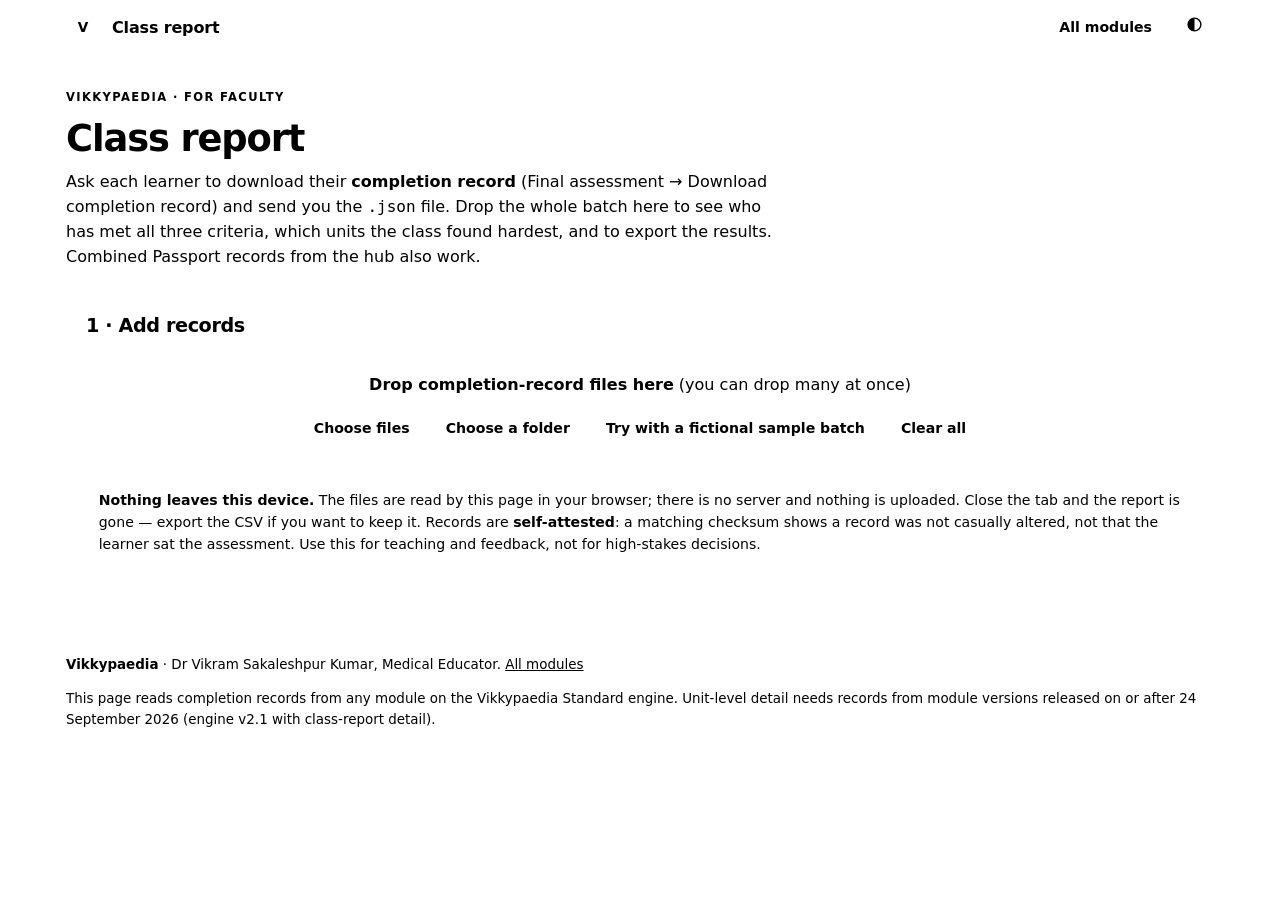
<file: report_src.html>
<!doctype html>
<html lang="en">
<head>
<meta charset="utf-8">
<meta name="viewport" content="width=device-width,initial-scale=1">
<title>Class report · Vikkypaedia</title>
<meta name="description" content="Faculty class report for Vikkypaedia modules: drop a batch of learners' completion records and see who is certified, which units the class found hardest, and export CSV. Works offline; nothing leaves your device.">
<style>
/*@@TOKENS@@*/
*,*::before,*::after{box-sizing:border-box}
html{-webkit-text-size-adjust:100%}
body{margin:0;background-color:var(--paper);color:var(--ink);font:16px/1.55 system-ui,-apple-system,"Segoe UI",Roboto,"Noto Sans",Ubuntu,sans-serif}
a{color:var(--brand)}
.wrap{max-width:1180px;margin:0 auto;padding:0 16px}
.skip{position:absolute;left:-999px}.skip:focus{left:12px;top:12px;z-index:9;background:var(--surface);padding:8px 12px;border-radius:8px}
:focus-visible{outline:3px solid var(--accent);outline-offset:2px}
.topbar{position:sticky;top:0;z-index:20;background-color:var(--surface);border-bottom:1px solid var(--line)}
.topbar .wrap{display:flex;align-items:center;gap:12px;min-height:56px}
.mark{display:inline-flex;align-items:center;justify-content:center;width:34px;height:34px;border-radius:10px;background-color:var(--brand);color:var(--on-brand);font-weight:800;font-size:.85rem;text-decoration:none}
.tb-t{font-weight:800;letter-spacing:-.01em}
.tb-r{margin-left:auto;display:flex;gap:8px;align-items:center}
.iconbtn{background:var(--surface-2);border:1px solid var(--line);border-radius:10px;min-width:40px;min-height:40px;color:var(--ink-2);cursor:pointer;font:inherit}
.hero{padding:28px 0 4px}
.kick{font-size:.72rem;letter-spacing:.12em;text-transform:uppercase;font-weight:800;color:var(--brand-ink)}
h1{font-size:clamp(1.6rem,4.2vw,2.3rem);line-height:1.12;letter-spacing:-.03em;margin:.25em 0 .3em}
.lede{color:var(--ink-2);max-width:70ch;margin:0}
.card{background:var(--surface);border:1px solid var(--line);border-radius:var(--radius-lg);box-shadow:var(--shadow);padding:20px;margin:18px 0}
h2{font-size:1.2rem;letter-spacing:-.02em;margin:0 0 .5em}
h3{font-size:1rem;margin:1em 0 .4em}
.drop{border:2px dashed var(--line-2);border-radius:var(--radius);padding:22px;text-align:center;background-color:var(--surface-2);color:var(--ink-2)}
.drop.over{border-color:var(--brand);background-color:var(--brand-soft);color:var(--ink)}
.drop b{color:var(--ink)}
.btnrow{display:flex;flex-wrap:wrap;gap:8px;margin-top:12px;align-items:center}
.btn{display:inline-flex;align-items:center;justify-content:center;min-height:44px;padding:.5em 1em;border-radius:11px;border:1px solid var(--brand-600);background-color:var(--brand);color:var(--on-brand);font:inherit;font-weight:700;text-decoration:none;cursor:pointer}
.btn.ghost{background-color:var(--surface);color:var(--ink);border-color:var(--line-2)}
.btn.sm{min-height:38px;font-size:.88rem}
#summaryCard .btnrow>span{max-width:100%;min-width:0}
#modSel,#q{max-width:100%;min-width:0}
#lt{min-width:1300px}
#lt td:nth-child(1){min-width:170px}
#lt td:nth-child(3){min-width:210px}
#lt td:nth-child(2){min-width:150px}
.btn[disabled]{opacity:.5;cursor:not-allowed}
label.inl{font-weight:700;font-size:.88rem;color:var(--ink-2)}
select,input[type=search]{min-height:40px;border:1px solid var(--line-2);border-radius:10px;padding:.35em .6em;font:inherit;background-color:var(--surface);color:var(--ink)}
.stats{display:grid;grid-template-columns:repeat(auto-fit,minmax(150px,1fr));gap:10px;margin:6px 0 4px}
.stat{background:var(--surface-2);border:1px solid var(--line);border-radius:var(--radius);padding:.7em .9em}
.stat .sl{display:block;font-size:.67rem;letter-spacing:.11em;text-transform:uppercase;color:var(--ink-3);font-weight:800}
.stat .sv{display:block;font-size:1.25rem;font-weight:800;letter-spacing:-.02em}
.stat .sn{display:block;font-size:.8rem;color:var(--ink-2)}
.note{font-size:.88rem;color:var(--ink-2);border-left:4px solid var(--line-2);padding:.45em .9em;background-color:var(--surface);border-radius:0 8px 8px 0}
.warns{margin:10px 0 0;padding-left:1.1em;font-size:.9rem}
.warns li{margin:.2em 0}
.w-bad{color:var(--red)}
.w-warn{color:var(--amber)}
.tw{overflow-x:auto;border:1px solid var(--line);border-radius:var(--radius);margin-top:10px}
table{border-collapse:collapse;width:100%;font-size:.9rem;background-color:var(--surface)}
th,td{padding:.5em .65em;border-bottom:1px solid var(--line);text-align:left;vertical-align:top}
th{background-color:var(--surface-2);font-size:.74rem;letter-spacing:.06em;text-transform:uppercase;color:var(--ink-2);white-space:nowrap}
th button{all:unset;cursor:pointer}
th button:focus-visible{outline:3px solid var(--accent)}
td.num,th.num{text-align:right;white-space:nowrap}
tr:last-child td{border-bottom:0}
.pill{display:inline-block;font-size:.75rem;font-weight:800;padding:.1em .5em;border-radius:6px;border:1px solid var(--line-2);background-color:var(--surface-2);color:var(--ink-2);white-space:nowrap}
.pill.ok{border-color:var(--green);background-color:var(--green-soft);color:var(--green)}
.pill.bad{border-color:var(--red);background-color:var(--red-soft);color:var(--red)}
.pill.warn{border-color:var(--amber);background-color:var(--amber-soft);color:var(--amber)}
.sub{display:block;font-size:.78rem;color:var(--ink-2)}
.mbar{display:inline-block;width:90px;height:9px;border-radius:99px;background-color:var(--surface-3);overflow:hidden;vertical-align:middle;margin-right:6px}
.mbar i{display:block;height:100%;background-color:var(--brand)}
.mbar.low i{background-color:var(--red)}
.mbar.mid i{background-color:var(--amber)}
.hidden{display:none!important}
footer{border-top:1px solid var(--line);padding:20px 0 40px;color:var(--ink-2);font-size:.84rem;margin-top:26px}
.sr-only{position:absolute;width:1px;height:1px;overflow:hidden;clip:rect(0 0 0 0)}
@media print{
  .topbar,.noprint,footer{display:none!important}
  body{background:#fff;color:#000;font-size:11px}
  .card{box-shadow:none;border:0;padding:0;margin:10px 0}
  .tw{overflow:visible;border:0}
  table{font-size:10px}
  th,td{padding:3px 4px}
}
</style>
</head>
<body>
<a class="skip" href="#main">Skip to content</a>
<div class="topbar"><div class="wrap">
  <a class="mark" href="./" aria-label="Back to all Vikkypaedia modules">V</a><span class="tb-t">Class report</span>
  <span class="tb-r"><a class="btn ghost sm noprint" href="./">All modules</a><button class="iconbtn" id="themeBtn" type="button" aria-label="Change theme" title="Light / dark / system"><svg width="17" height="17" viewBox="0 0 24 24" aria-hidden="true" focusable="false"><circle cx="12" cy="12" r="9" fill="none" stroke="currentColor" stroke-width="2"/><path d="M12 3a9 9 0 0 0 0 18Z" fill="currentColor"/></svg></button></span>
</div></div>

<main id="main" class="wrap">
  <section class="hero">
    <span class="kick">Vikkypaedia · For faculty</span>
    <h1>Class report</h1>
    <p class="lede">Ask each learner to download their <b>completion record</b> (Final assessment &rarr; Download completion record) and send you the <code>.json</code> file. Drop the whole batch here to see who has met all three criteria, which units the class found hardest, and to export the results. Combined Passport records from the hub also work.</p>
  </section>

  <section class="card noprint" aria-labelledby="addH">
    <h2 id="addH">1 · Add records</h2>
    <div class="drop" id="drop">
      <p style="margin:0"><b>Drop completion-record files here</b> (you can drop many at once)</p>
      <div class="btnrow" style="justify-content:center">
        <label class="btn sm" for="files">Choose files</label>
        <input type="file" id="files" accept=".json,application/json" multiple class="sr-only">
        <label class="btn ghost sm" for="folder">Choose a folder</label>
        <input type="file" id="folder" webkitdirectory multiple class="sr-only">
        <button class="btn ghost sm" id="sample" type="button">Try with a fictional sample batch</button>
        <button class="btn ghost sm" id="clear" type="button">Clear all</button>
      </div>
    </div>
    <ul class="warns" id="warns" aria-live="polite"></ul>
    <p class="note" style="margin-top:14px"><b>Nothing leaves this device.</b> The files are read by this page in your browser; there is no server and nothing is uploaded. Close the tab and the report is gone &mdash; export the CSV if you want to keep it. Records are <b>self-attested</b>: a matching checksum shows a record was not casually altered, not that the learner sat the assessment. Use this for teaching and feedback, not for high-stakes decisions.</p>
  </section>

  <section class="card hidden" id="summaryCard" aria-labelledby="sumH">
    <div class="btnrow noprint" style="margin-top:0;justify-content:space-between">
      <h2 id="sumH" style="margin:0">2 · The class</h2>
      <span style="display:flex;gap:8px;flex-wrap:wrap;align-items:center">
        <label class="inl" for="modSel">Module</label>
        <select id="modSel"></select>
        <label class="inl" for="q">Find</label>
        <input type="search" id="q" placeholder="Name, institution, reg. no.">
      </span>
    </div>
    <h2 class="hidden" id="printTitle"></h2>
    <div class="stats" id="stats"></div>

    <h3>Learners</h3>
    <div class="tw" role="region" aria-label="Learners table" tabindex="0"><table id="lt"><thead></thead><tbody></tbody></table></div>
    <div class="btnrow noprint">
      <button class="btn sm" id="csvL" type="button">Export learners (CSV)</button>
      <button class="btn ghost sm" id="csvU" type="button">Export units (CSV)</button>
      <button class="btn ghost sm" id="print" type="button">Print report</button>
    </div>
  </section>

  <section class="card hidden" id="unitCard" aria-labelledby="unitH">
    <h2 id="unitH">3 · Where the class struggled</h2>
    <p class="lede" id="unitLede" style="font-size:.95rem"></p>
    <div class="tw" role="region" aria-label="Units table" tabindex="0"><table id="ut"><thead></thead><tbody></tbody></table></div>
    <p class="note" style="margin-top:12px"><b>How to read this.</b> <i>Right first time</i> is the share of first-ever answers that were correct &mdash; what the class knew before the unit taught them. <i>Misses</i> counts every wrong checkpoint answer, including repeats. <i>Confident &amp; wrong</i> counts items a learner answered &ldquo;sure&rdquo; and got wrong and has not yet corrected &mdash; the misconceptions most worth a teaching session. <i>Exam misses</i> are wrong answers in the final assessment attributed to that unit. Units are sorted with the weakest first.</p>
  </section>
  <section class="card hidden" id="megaCard" aria-labelledby="megaH">
    <h2 id="megaH">4 · Megacodes</h2>
    <p class="lede" id="megaLede" style="font-size:.95rem"></p>
    <div class="tw" role="region" aria-label="Megacodes table" tabindex="0"><table id="mt"><thead></thead><tbody></tbody></table></div>
    <p class="note" style="margin-top:12px"><b>How to read this.</b> Each learner's <i>best</i> run of each case counts: the share of right decisions, and whether that run still contained a critical error (for example a tenfold dose, or a shock with a pulse). A case where many learners' best runs still contain a critical error is the one to run on a manikin next.</p>
  </section>
  <p class="note hidden" id="noDetail"></p>
</main>

<footer><div class="wrap">
  <p><b>Vikkypaedia</b> · Dr Vikram Sakaleshpur Kumar, Medical Educator. <a href="./">All modules</a></p>
  <p>This page reads completion records from any module on the Vikkypaedia Standard engine. Unit-level detail needs records from module versions released on or after 24 September 2026 (engine v2.1 with class-report detail).</p>
</div></footer>
<div class="sr-only" id="live" aria-live="polite"></div>

<script>
(function(){
"use strict";
function $(s){ return document.querySelector(s); }
function esc(s){ return String(s == null ? "" : s).replace(/[&<>"']/g, function(c){ return {"&":"&amp;","<":"&lt;",">":"&gt;",'"':"&quot;","'":"&#39;"}[c]; }); }
function fnv(str){ var h = 2166136261; for (var i=0;i<str.length;i++){ h ^= str.charCodeAt(i); h = Math.imul(h, 16777619); } var s = (h>>>0).toString(36).toUpperCase(); while (s.length < 7) s = "0"+s; return s; }
function day(ms){ if(!ms) return "—"; try{ return new Date(ms).toLocaleDateString(undefined,{day:"numeric",month:"short",year:"numeric"}); }catch(e){ return ""; } }
function pct(a,b){ return b ? Math.round(a*100/b) : null; }
function median(a){ if(!a.length) return null; var s=a.slice().sort(function(x,y){return x-y;}), m=Math.floor(s.length/2); return s.length%2 ? s[m] : Math.round((s[m-1]+s[m])/2); }

/* ---- checksums (must match the engine and verify.html) ---- */
function basis(r){
  return ["vkp-cr1", r.module.id, r.module.version, r.learner.name, r.learner.institution,
          r.enrolledAt, r.issuedAt, r.result.unitsMastered, r.result.checkpointsCorrect,
          r.result.retentionUnits, r.result.bestScore, r.result.cutScore,
          r.result.certified ? 1 : 0, r.verificationCode].join("|");
}
function detailBasis(r){
  var d = r.detail;
  return ["vkp-cd1", r.checksum,
    d.units.map(function(u){ return [u.n, u.status, u.ok, u.firstSeen, u.firstRight, u.misses, u.hinted, u.cw, u.retained ? 1 : 0].join(":"); }).join(","),
    [d.calibration.sure.join("/"), d.calibration.fairly.join("/"), d.calibration.guessing.join("/")].join(","),
    d.exam.map(function(a){ return [a.at, a.pct, a.n, a.critMiss].join(":"); }).join(","),
    d.studyDays].join("|") + megaBasis(d);
}
function megaBasis(d){
  if (!d.megacodes || !d.megacodes.length) return "";
  return "|mc:" + d.megacodes.map(function(m){ return [m.id, m.runs, m.best, m.crit, m.secs].join(":"); }).join(",");
}
function passportBasis(r){
  return [r.name, r.institution, r.reg, r.modules.map(function(m){ return [m.id,m.version,m.mastered,m.units,m.retainedUnits,m.examBest,m.certified].join(":"); }).join("|"), r.issued].join("~");
}

/* ---- state ---- */
var ROWS = [];      // one row per learner × module
var WARN = [];
function key(r){ return (r.modId + "|" + (r.reg || r.name).toLowerCase().replace(/\s+/g," ").trim()); }

function addRow(row, src){
  var k = key(row), i = -1;
  ROWS.forEach(function(x, j){ if (key(x) === k) i = j; });
  if (i >= 0){
    var old = ROWS[i];
    var keepNew = (row.issuedAt || 0) >= (old.issuedAt || 0) && !(old.detail && !row.detail && row.kind === "passport");
    WARN.push(["warn", "Duplicate for " + (row.name || "a learner") + " in " + row.modTitle + " — kept the " + (keepNew ? "newer record (" + src + ")." : "record already loaded.")]);
    if (keepNew) ROWS[i] = row;
  } else ROWS.push(row);
}

function ingest(text, src){
  var r;
  try { r = JSON.parse(text); } catch(e){ WARN.push(["bad", src + ": not valid JSON (the file may be truncated)."]); return; }
  if (r && r.format === "vikkypaedia-completion-record"){
    var integ = "bad";
    try { integ = fnv(basis(r)) === r.checksum ? "ok" : "bad"; } catch(e){ integ = "bad"; }
    var dInteg = "none";
    if (r.detail && r.detail.units){ try { dInteg = fnv(detailBasis(r)) === r.detailChecksum ? "ok" : "bad"; } catch(e){ dInteg = "bad"; } }
    if (integ === "bad") WARN.push(["bad", src + ": checksum does not match — the figures were changed after the record was generated. Shown, but flagged."]);
    if (dInteg === "bad") WARN.push(["bad", src + ": unit detail was changed after generation — it is left out of the unit analysis."]);
    var cw = null, cal = null;
    if (r.detail && dInteg === "ok"){
      cw = r.detail.units.reduce(function(a,u){ return a + (u.cw||0); }, 0);
      cal = r.detail.calibration;
    }
    addRow({
      kind:"record", src:src, modId:r.module.id, modTitle:r.module.title || r.module.id, version:r.module.version,
      name:r.learner.name || "", institution:r.learner.institution || "", reg:r.learner.registration || "",
      email:r.learner.email || "", track:r.learner.track || "", setting:r.learner.setting || "",
      enrolledAt:r.enrolledAt, issuedAt:r.issuedAt,
      mastered:r.result.unitsMastered, units:r.result.unitsTotal,
      cps:r.result.checkpointsCorrect, cpsTotal:r.result.checkpointsTotal,
      ret:r.result.retentionUnits, retReq:r.result.retentionRequired,
      best:r.result.attempts ? r.result.bestScore : null, cut:r.result.cutScore, attempts:r.result.attempts || 0,
      certified:!!r.result.certified, code:r.verificationCode, integ:integ, dInteg:dInteg,
      detail:(dInteg === "ok") ? r.detail : null, cw:cw, cal:cal,
      mega:(dInteg === "ok" && r.detail.megacodes) ? r.detail.megacodes : null
    }, src);
  } else if (r && r.kind === "vikkypaedia-passport-record"){
    var ok = false; try { ok = fnv(passportBasis(r)) === r.checksum; } catch(e){}
    if (!ok) WARN.push(["bad", src + ": Passport checksum does not match — flagged."]);
    var issued = Date.parse(r.issued) || 0;
    (r.modules || []).forEach(function(m){
      var parts = String(m.checkpoints || "").split("/");
      addRow({
        kind:"passport", src:src, modId:m.id, modTitle:m.title || m.id, version:m.version,
        name:r.name || "", institution:r.institution || "", reg:r.reg || "", email:"", track:"", setting:"",
        enrolledAt:null, issuedAt:issued, mastered:m.mastered, units:m.units,
        cps:parseInt(parts[0],10) || 0, cpsTotal:parseInt(parts[1],10) || 0,
        ret:m.retainedUnits, retReq:null, best:(m.examBest || m.examBest === 0) ? m.examBest : null, cut:m.cut, attempts:null,
        certified:!!m.certified, code:"", integ:ok ? "ok" : "bad", dInteg:"none", detail:null, cw:null, cal:null, mega:null
      }, src);
    });
    WARN.push(["warn", src + ": a Passport summary (" + (r.modules||[]).length + " module(s)) — no unit detail; ask for module completion records for the unit view."]);
  } else {
    WARN.push(["bad", src + ": valid JSON, but not a Vikkypaedia completion record or Passport record."]);
  }
}

function readFiles(list){
  var files = Array.prototype.slice.call(list || []).filter(function(f){ return /\.json$/i.test(f.name) || f.type === "application/json"; });
  if (!files.length){ WARN.push(["warn", "No .json files found in that selection."]); render(); return; }
  var left = files.length;
  files.forEach(function(f){
    var fr = new FileReader();
    fr.onload = function(){ ingest(String(fr.result), f.name); if (--left === 0) done(files.length); };
    fr.onerror = function(){ WARN.push(["bad", f.name + ": could not be read."]); if (--left === 0) done(files.length); };
    fr.readAsText(f);
  });
}
function done(n){ render(); $("#live").textContent = n + " file(s) read. " + ROWS.length + " learner record(s) in the report."; }

/* ---- view ---- */
var SORT = { k:"name", dir:1 };
function modules(){
  var seen = {}, out = [];
  ROWS.forEach(function(r){ if (!seen[r.modId]){ seen[r.modId] = 1; out.push({ id:r.modId, title:r.modTitle }); } });
  return out.sort(function(a,b){ return a.title.localeCompare(b.title); });
}
function filtered(){
  var m = $("#modSel").value, q = ($("#q").value || "").toLowerCase().trim();
  return ROWS.filter(function(r){
    if (m && m !== "*" && r.modId !== m) return false;
    if (q && (r.name + " " + r.institution + " " + r.reg).toLowerCase().indexOf(q) < 0) return false;
    return true;
  });
}
var COLS = [
  { k:"name", t:"Learner" }, { k:"institution", t:"Institution" }, { k:"modTitle", t:"Module" },
  { k:"mastered", t:"Units", num:1 }, { k:"cps", t:"Checkpoints", num:1 }, { k:"ret", t:"Retention", num:1 },
  { k:"best", t:"Best exam", num:1 }, { k:"attempts", t:"Attempts", num:1 }, { k:"certified", t:"All 3 met" },
  { k:"cw", t:"Confident & wrong", num:1 }, { k:"megaN", t:"Megacodes", num:1 }, { k:"issuedAt", t:"Record date", num:1 }, { k:"integ", t:"Integrity" }
];
function cell(r, k){
  switch(k){
    case "name": return esc(r.name || "(no name)") + (r.reg ? '<span class="sub">' + esc(r.reg) + '</span>' : "") + (r.track ? '<span class="sub">' + esc(r.track) + (r.setting ? " · " + esc(r.setting) : "") + '</span>' : "");
    case "institution": return esc(r.institution || "—");
    case "modTitle": return esc(r.modTitle) + '<span class="sub">v' + esc(r.version || "?") + (r.kind === "passport" ? " · Passport" : "") + '</span>';
    case "mastered": return r.mastered + "/" + r.units;
    case "cps": return r.cps + "/" + r.cpsTotal;
    case "ret": return r.ret + (r.retReq ? "/" + r.retReq + " needed" : "");
    case "best": return r.best == null ? "—" : r.best + "%" + (r.cut ? '<span class="sub">cut ' + r.cut + '%</span>' : "");
    case "attempts": return r.attempts == null ? "—" : r.attempts;
    case "certified": return r.certified ? '<span class="pill ok">Yes</span>' : '<span class="pill">Not yet</span>';
    case "cw": return r.cw == null ? "—" : (r.cw ? '<span class="pill warn">' + r.cw + '</span>' : "0");
    case "megaN":
      if (!r.mega) return "\u2014";
      if (!r.mega.length) return "0";
      var mc = r.mega.reduce(function(a,m){ return a + (m.crit ? 1 : 0); }, 0);
      return r.mega.length + '<span class="sub">median best ' + median(r.mega.map(function(m){ return m.best; })) + '%' + (mc ? ' \u00b7 ' + mc + ' with a critical error' : '') + '</span>';
    case "issuedAt": return day(r.issuedAt);
    case "integ":
      if (r.integ !== "ok") return '<span class="pill bad">Changed</span>';
      if (r.kind === "passport") return '<span class="pill ok">OK</span><span class="sub">summary only</span>';
      return '<span class="pill ok">OK</span>' + (r.dInteg === "none" ? '<span class="sub">no unit detail</span>' : "");
  }
  return "";
}
function sortVal(r, k){ var v = k === "megaN" ? (r.mega ? r.mega.length : null) : r[k]; if (v == null) return -Infinity; if (typeof v === "boolean") return v ? 1 : 0; return typeof v === "string" ? v.toLowerCase() : v; }

function renderLearners(rows){
  $("#lt thead").innerHTML = "<tr>" + COLS.map(function(c){
    var arrow = SORT.k === c.k ? (SORT.dir > 0 ? " ▲" : " ▼") : "";
    return '<th class="' + (c.num ? "num" : "") + '" aria-sort="' + (SORT.k === c.k ? (SORT.dir > 0 ? "ascending" : "descending") : "none") + '"><button type="button" data-k="' + c.k + '">' + c.t + arrow + '</button></th>';
  }).join("") + "</tr>";
  var s = rows.slice().sort(function(a,b){ var x = sortVal(a, SORT.k), y = sortVal(b, SORT.k); return (x < y ? -1 : x > y ? 1 : 0) * SORT.dir; });
  $("#lt tbody").innerHTML = s.length ? s.map(function(r){
    return "<tr>" + COLS.map(function(c){ return '<td class="' + (c.num ? "num" : "") + '">' + cell(r, c.k) + "</td>"; }).join("") + "</tr>";
  }).join("") : '<tr><td colspan="' + COLS.length + '">No learners match.</td></tr>';
  Array.prototype.forEach.call(document.querySelectorAll("#lt th button"), function(b){
    b.addEventListener("click", function(){ var k = b.getAttribute("data-k"); SORT.dir = SORT.k === k ? -SORT.dir : 1; SORT.k = k; render(); });
  });
}

function renderStats(rows){
  var n = rows.length, cert = rows.filter(function(r){ return r.certified; }).length;
  var bests = rows.filter(function(r){ return r.best != null; }).map(function(r){ return r.best; });
  var cov = rows.filter(function(r){ return r.cpsTotal && r.cps === r.cpsTotal; }).length;
  var ret = rows.filter(function(r){ return r.retReq != null && r.ret >= r.retReq; }).length;
  var retKnown = rows.filter(function(r){ return r.retReq != null; }).length;
  var bad = rows.filter(function(r){ return r.integ !== "ok"; }).length;
  var sure = [0,0]; rows.forEach(function(r){ if (r.cal && r.cal.sure){ sure[0] += r.cal.sure[0] || 0; sure[1] += r.cal.sure[1] || 0; } });
  var calP = pct(sure[0], sure[0] + sure[1]);
  function tile(l, v, n){ return '<div class="stat"><span class="sl">' + l + '</span><span class="sv">' + v + '</span>' + (n ? '<span class="sn">' + n + '</span>' : "") + '</div>'; }
  $("#stats").innerHTML =
    tile("Learners", n, modules().length > 1 && $("#modSel").value === "*" ? "rows across modules" : "") +
    tile("All 3 criteria met", cert + (n ? " · " + pct(cert, n) + "%" : ""), "certified") +
    tile("Coverage complete", cov + (n ? " · " + pct(cov, n) + "%" : ""), "all checkpoints correct") +
    tile("Retention met", retKnown ? ret + " · " + pct(ret, retKnown) + "%" : "—", "units retained ≥24 h") +
    tile("Median best exam", bests.length ? median(bests) + "%" : "—", bests.length + " sat the exam") +
    tile("‘Sure’ answers right", calP == null ? "—" : calP + "%", "class calibration") +
    tile("Integrity problems", bad, bad ? "see flags above" : "all checksums match");
}

function unitAgg(rows){
  var withD = rows.filter(function(r){ return r.detail; });
  if (!withD.length) return null;
  var U = {};
  withD.forEach(function(r){
    var exMiss = {};
    (r.detail.exam || []).forEach(function(a){ Object.keys(a.miss || {}).forEach(function(u){ exMiss[u] = (exMiss[u] || 0) + a.miss[u]; }); });
    r.detail.units.forEach(function(u){
      var x = U[u.n] || (U[u.n] = { n:u.n, part:u.part, title:u.title, learners:0, mastered:0, retained:0, firstSeen:0, firstRight:0, misses:0, hinted:0, cw:0, cwLearners:0, exMiss:0, opened:0 });
      x.learners++;
      if (u.status === "mastered" || u.status === "review") x.mastered++;
      if (u.status !== "not" && u.status !== "locked") x.opened++;
      if (u.retained) x.retained++;
      x.firstSeen += u.firstSeen || 0; x.firstRight += u.firstRight || 0;
      x.misses += u.misses || 0; x.hinted += u.hinted || 0; x.cw += u.cw || 0;
      if (u.cw) x.cwLearners++;
      x.exMiss += exMiss[u.n] || 0;
    });
  });
  return { n:withD.length, units:Object.keys(U).map(function(k){ return U[k]; }) };
}
function bar(p){ if (p == null) return "—"; var c = p < 50 ? "low" : (p < 75 ? "mid" : ""); return '<span class="mbar ' + c + '" aria-hidden="true"><i style="width:' + p + '%"></i></span>' + p + "%"; }
var UA = null;
function renderUnits(rows){
  var m = $("#modSel").value;
  $("#noDetail").classList.add("hidden");
  if (!m || m === "*"){ $("#unitCard").classList.add("hidden"); $("#megaCard").classList.add("hidden"); if (modules().length > 1){ $("#noDetail").textContent = "Choose one module above to see which units the class found hardest."; $("#noDetail").classList.remove("hidden"); } UA = null; return; }
  UA = unitAgg(rows);
  if (!UA){ $("#unitCard").classList.add("hidden"); $("#megaCard").classList.add("hidden"); $("#noDetail").textContent = "None of these records carries unit detail (they came from an earlier module version or from a Passport summary). Ask learners to download a fresh completion record from the module to see the unit view."; $("#noDetail").classList.remove("hidden"); return; }
  var us = UA.units.map(function(u){ u.frp = pct(u.firstRight, u.firstSeen); u.mp = pct(u.mastered, u.learners); u.rp = pct(u.retained, u.learners); return u; });
  us.sort(function(a,b){
    var x = a.frp == null ? 101 : a.frp, y = b.frp == null ? 101 : b.frp;
    if (x !== y) return x - y;
    return (b.misses + b.exMiss) - (a.misses + a.exMiss);
  });
  $("#unitLede").innerHTML = "Based on <b>" + UA.n + "</b> of " + rows.length + " learner record(s) that carry unit detail. The weakest units are at the top: plan the next teaching session around the first three.";
  $("#ut thead").innerHTML = "<tr><th>Unit</th><th>Right first time</th><th>Mastered now</th><th>Retained ≥24 h</th><th class=\"num\">Misses</th><th class=\"num\">Hints used</th><th class=\"num\">Confident &amp; wrong</th><th class=\"num\">Exam misses</th></tr>";
  $("#ut tbody").innerHTML = us.map(function(u){
    return "<tr><td>" + u.n + " · " + esc(u.title) + '<span class="sub">Part ' + esc(u.part) + " · opened by " + u.opened + " of " + u.learners + "</span></td>" +
      "<td>" + bar(u.frp) + "</td><td>" + bar(u.mp) + "</td><td>" + bar(u.rp) + "</td>" +
      '<td class="num">' + u.misses + '</td><td class="num">' + u.hinted + '</td>' +
      '<td class="num">' + (u.cw ? '<span class="pill warn">' + u.cw + '</span><span class="sub">' + u.cwLearners + ' learner(s)</span>' : "0") + '</td>' +
      '<td class="num">' + u.exMiss + "</td></tr>";
  }).join("");
  $("#unitCard").classList.remove("hidden");
  renderMegaTable(rows);
}
var MA = null;
function renderMegaTable(rows){
  var withD = rows.filter(function(r){ return r.detail; }), C = {}, order = [];
  withD.forEach(function(r){ (r.mega || []).forEach(function(m){
    var x = C[m.id] || (C[m.id] = (order.push(m.id), { id:m.id, title:m.title, learners:0, bests:[], runs:[], crit:0 }));
    x.learners++; x.bests.push(m.best); x.runs.push(m.runs); if (m.crit) x.crit++;
  }); });
  MA = order.map(function(id){ var x = C[id]; x.med = median(x.bests); x.medRuns = median(x.runs); return x; });
  var card = $("#megaCard");
  if (!MA.length){ card.classList.add("hidden"); return; }
  MA.sort(function(a,b){ return (a.med - b.med) || (b.crit - a.crit); });
  $("#megaLede").innerHTML = "Formative practice, not part of certification. <b>" + withD.filter(function(r){ return r.mega && r.mega.length; }).length + "</b> of " + withD.length + " learner(s) with unit detail have practised at least one megacode. Lowest median first.";
  $("#mt thead").innerHTML = '<tr><th>Case</th><th class="num">Learners</th><th>Median best</th><th class="num">Best run had a critical error</th><th class="num">Median runs</th></tr>';
  $("#mt tbody").innerHTML = MA.map(function(x){
    return "<tr><td>" + esc(x.title) + "</td><td class=\"num\">" + x.learners + " of " + withD.length + "</td><td>" + bar(x.med) + "</td>" +
      '<td class="num">' + (x.crit ? '<span class="pill warn">' + x.crit + '</span>' : "0") + "</td><td class=\"num\">" + x.medRuns + "</td></tr>";
  }).join("");
  card.classList.remove("hidden");
}

function render(){
  $("#warns").innerHTML = WARN.slice(-12).map(function(w){ return '<li class="w-' + w[0] + '">' + esc(w[1]) + "</li>"; }).join("") + (WARN.length > 12 ? "<li>… and " + (WARN.length - 12) + " earlier message(s).</li>" : "");
  var has = ROWS.length > 0;
  $("#summaryCard").classList.toggle("hidden", !has);
  if (!has){ $("#unitCard").classList.add("hidden"); $("#megaCard").classList.add("hidden"); $("#noDetail").classList.add("hidden"); return; }
  var ms = modules(), cur = $("#modSel").value;
  $("#modSel").innerHTML = (ms.length > 1 ? '<option value="*">All modules</option>' : "") + ms.map(function(m){ return '<option value="' + esc(m.id) + '">' + esc(m.title) + "</option>"; }).join("");
  if (cur && Array.prototype.some.call($("#modSel").options, function(o){ return o.value === cur; })) $("#modSel").value = cur;
  var rows = filtered();
  var sel = $("#modSel").options[$("#modSel").selectedIndex];
  $("#printTitle").textContent = "Class report · " + (sel ? sel.text : "") + " · " + day(Date.now());
  renderStats(rows); renderLearners(rows); renderUnits(rows);
}

/* ---- CSV ---- */
function csv(rows){ return rows.map(function(r){ return r.map(function(v){ v = v == null ? "" : String(v); return /[",\n]/.test(v) ? '"' + v.replace(/"/g,'""') + '"' : v; }).join(","); }).join("\r\n"); }
function save(name, text){
  var a = document.createElement("a");
  a.href = URL.createObjectURL(new Blob(["﻿" + text], {type:"text/csv"}));
  a.download = name; document.body.appendChild(a); a.click();
  setTimeout(function(){ URL.revokeObjectURL(a.href); a.remove(); }, 1000);
}
function stamp(){ var d = new Date(); return d.getFullYear() + "-" + ("0"+(d.getMonth()+1)).slice(-2) + "-" + ("0"+d.getDate()).slice(-2); }
$("#csvL").addEventListener("click", function(){
  var head = ["Name","Registration","Institution","Email","Track","Setting","Module","Version","Source","Units mastered","Units total","Checkpoints correct","Checkpoints total","Units retained","Retention needed","Best exam %","Cut %","Attempts","All three criteria met","Confident and wrong","Megacodes practised","Megacode median best %","Megacodes with a critical error in the best run","Enrolled","Record date","Verification code","Checksum","Unit detail"];
  var body = filtered().map(function(r){ return [r.name, r.reg, r.institution, r.email, r.track, r.setting, r.modTitle, r.version, r.kind === "passport" ? "Passport summary" : "Completion record", r.mastered, r.units, r.cps, r.cpsTotal, r.ret, r.retReq, r.best, r.cut, r.attempts, r.certified ? "Yes" : "No", r.cw, r.mega ? r.mega.length : "", r.mega && r.mega.length ? median(r.mega.map(function(m){ return m.best; })) : "", r.mega ? r.mega.filter(function(m){ return m.crit; }).length : "", r.enrolledAt ? new Date(r.enrolledAt).toISOString().slice(0,10) : "", r.issuedAt ? new Date(r.issuedAt).toISOString().slice(0,10) : "", r.code, r.integ === "ok" ? "matches" : "CHANGED", r.dInteg === "ok" ? "yes" : (r.dInteg === "bad" ? "CHANGED" : "no")]; });
  save("vikkypaedia-class-learners-" + stamp() + ".csv", csv([head].concat(body)));
});
$("#csvU").addEventListener("click", function(){
  if (!UA){ WARN.push(["warn", "Choose one module that has unit detail first, then export units."]); render(); return; }
  var head = ["Unit","Title","Part","Learners with detail","Right first time %","Mastered %","Retained %","Misses","Hints used","Confident and wrong (items)","Confident and wrong (learners)","Exam misses"];
  var body = UA.units.slice().sort(function(a,b){ return a.n - b.n; }).map(function(u){ return [u.n, u.title, u.part, u.learners, u.frp, u.mp, u.rp, u.misses, u.hinted, u.cw, u.cwLearners, u.exMiss]; });
  save("vikkypaedia-class-units-" + stamp() + ".csv", csv([head].concat(body)));
});
$("#print").addEventListener("click", function(){ $("#printTitle").classList.remove("hidden"); window.print(); setTimeout(function(){ $("#printTitle").classList.add("hidden"); }, 500); });

/* ---- input wiring ---- */
var drop = $("#drop");
["dragenter","dragover"].forEach(function(t){ drop.addEventListener(t, function(e){ e.preventDefault(); drop.classList.add("over"); }); });
["dragleave","drop"].forEach(function(t){ drop.addEventListener(t, function(e){ e.preventDefault(); drop.classList.remove("over"); }); });
drop.addEventListener("drop", function(e){ readFiles(e.dataTransfer && e.dataTransfer.files); });
$("#files").addEventListener("change", function(e){ readFiles(e.target.files); e.target.value = ""; });
$("#folder").addEventListener("change", function(e){ readFiles(e.target.files); e.target.value = ""; });
$("#clear").addEventListener("click", function(){ ROWS = []; WARN = []; $("#q").value = ""; render(); $("#live").textContent = "Report cleared."; });
$("#modSel").addEventListener("change", render);
$("#q").addEventListener("input", render);

/* ---- fictional sample batch (clearly labelled) ---- */
$("#sample").addEventListener("click", function(){
  var seed = 7; function rnd(){ seed = (seed * 16807) % 2147483647; return (seed - 1) / 2147483646; }
  var titles = ["Why children arrest","The systematic approach","High-performance teams","High-quality CPR","Choking and defibrillation","Airway and ventilation in arrest","Access and drugs","Respiratory failure","Shock","Bradycardia","Tachycardia","The rhythms of arrest","Nonshockable arrest","Shockable arrest","Is CPR working?","Special circumstances","Post-cardiac arrest care","Predicting outcome","Families, stopping, and systems","Capstone"];
  var parts = "AAABBBBCCCCDDDDDEEEE";
  var hard = { 7:0.55, 11:0.5, 14:0.6, 15:0.55, 17:0.6 };
  var names = ["Sample Learner A","Sample Learner B","Sample Learner C","Sample Learner D","Sample Learner E","Sample Learner F","Sample Learner G","Sample Learner H","Sample Learner I","Sample Learner J","Sample Learner K","Sample Learner L"];
  var t0 = Date.UTC(2026,8,1);
  names.forEach(function(nm, i){
    var ability = 0.55 + rnd()*0.4, units = [], mastered = 0, cps = 0, ret = 0, cw = 0, sure=[0,0];
    titles.forEach(function(t, j){
      var p = Math.min(0.97, ability * (hard[j+1] ? hard[j+1] : 1));
      var fr = (rnd() < p ? 1 : 0) + (rnd() < p ? 1 : 0), ok = fr + (rnd() < 0.8 ? 2 - fr : 0), ms = (2 - fr) + (rnd() < 0.3 ? 1 : 0);
      var c = (fr < 2 && rnd() < 0.35) ? 1 : 0, retained = ok === 2 && rnd() < 0.8;
      var status = ok === 2 ? "mastered" : "attempted";
      if (ok === 2) mastered++; cps += ok; if (retained) ret++; cw += c; sure[0] += fr; sure[1] += c;
      units.push({ n:j+1, part:parts[j], title:t, status:status, items:2, ok:ok, firstSeen:2, firstRight:fr, misses:ms, hinted:rnd() < 0.3 ? 1 : 0, cw:c, retained:retained });
    });
    var sat = mastered === 20 || rnd() < 0.5, best = sat ? Math.round(55 + ability*40) : 0;
    var miss = {}; if (sat) Object.keys(hard).forEach(function(u){ if (rnd() < 0.6) miss[u] = 1 + Math.floor(rnd()*2); });
    var r = { format:"vikkypaedia-completion-record", formatVersion:2,
      module:{ id:"pals2025", title:"Paediatric Advanced Life Support 2025 (SAMPLE)", version:"4.0.1", build:"2026-09-24" },
      learner:{ name:nm, institution:"Fictional Medical College", registration:"SAMPLE-" + (101+i), email:"", track:"Advanced", setting:i%3 ? "rc" : "ideal" },
      enrolledAt:t0 + i*3600000, issuedAt:t0 + 20*86400000 + i*3600000,
      result:{ unitsMastered:mastered, unitsTotal:20, checkpointsCorrect:cps, checkpointsTotal:40, retentionUnits:ret, retentionRequired:15, longestRetention:"7 days", bestScore:best, cutScore:80, attempts:sat ? 1 : 0, certified:false },
      signatory:{ name:"", role:"" }, verificationCode:"SAMPLE-" + i, attestation:"Fictional sample for trying the class report.", scope:"" };
    r.result.certified = cps === 40 && ret >= 15 && best >= 80;
    r.checksum = fnv(basis(r));
    var MCS = [["p-brady","The bradycardic infant",0.9],["p-svt","Unstable SVT",0.8],["p-sepsis","Septic shock without a PICU",0.75],["p-pea","PEA after diarrhoea",0.7],["p-vf","Collapse in the corridor: VF",0.6],["p-trauma","Arrest after trauma",0.8]];
    var mega = MCS.filter(function(){ return rnd() < 0.3 + ability*0.6; }).map(function(m){
      var best = Math.min(100, Math.round((m[2] * ability + 0.25 + rnd()*0.15) * 100 / 5) * 5);
      return { id:m[0], title:m[1], runs:1 + Math.floor(rnd()*3), best:best, crit:(rnd() > m[2] ? 1 : 0), secs:300 + Math.floor(rnd()*400) };
    });
    r.detail = { units:units, calibration:{ sure:sure, fairly:[3,2], guessing:[1,2] }, exam: sat ? [{ at:t0 + 19*86400000, pct:best, n:50, timedOut:false, critMiss:0, miss:miss }] : [], studyDays:6 + Math.floor(rnd()*10), megacodes:mega };
    r.detailChecksum = fnv(detailBasis(r));
    ingest(JSON.stringify(r), "sample-" + (i+1) + ".json");
  });
  WARN.push(["warn", "Loaded 12 fictional sample learners. Press ‘Clear all’ before adding your real batch."]);
  render(); $("#modSel").value = "pals2025"; render();
  $("#live").textContent = "Sample batch loaded.";
});

/* ---- theme ---- */
var modes = ["system","light","dark"];
$("#themeBtn").addEventListener("click", function(){
  var cur = document.documentElement.getAttribute("data-theme") || "system";
  var nx = modes[(modes.indexOf(cur)+1) % 3];
  if (nx === "system") document.documentElement.removeAttribute("data-theme"); else document.documentElement.setAttribute("data-theme", nx);
  try{ localStorage.setItem("vkp.hub.theme", nx); }catch(e){}
  $("#live").textContent = "Theme: " + nx;
});
try{ var t = localStorage.getItem("vkp.hub.theme"); if (t && t !== "system") document.documentElement.setAttribute("data-theme", t); }catch(e){}
window.__VKP_REPORT__ = { ingest:ingest, render:render, rows:function(){ return ROWS; } };
render();
})();
</script>
</body>
</html>
</file>
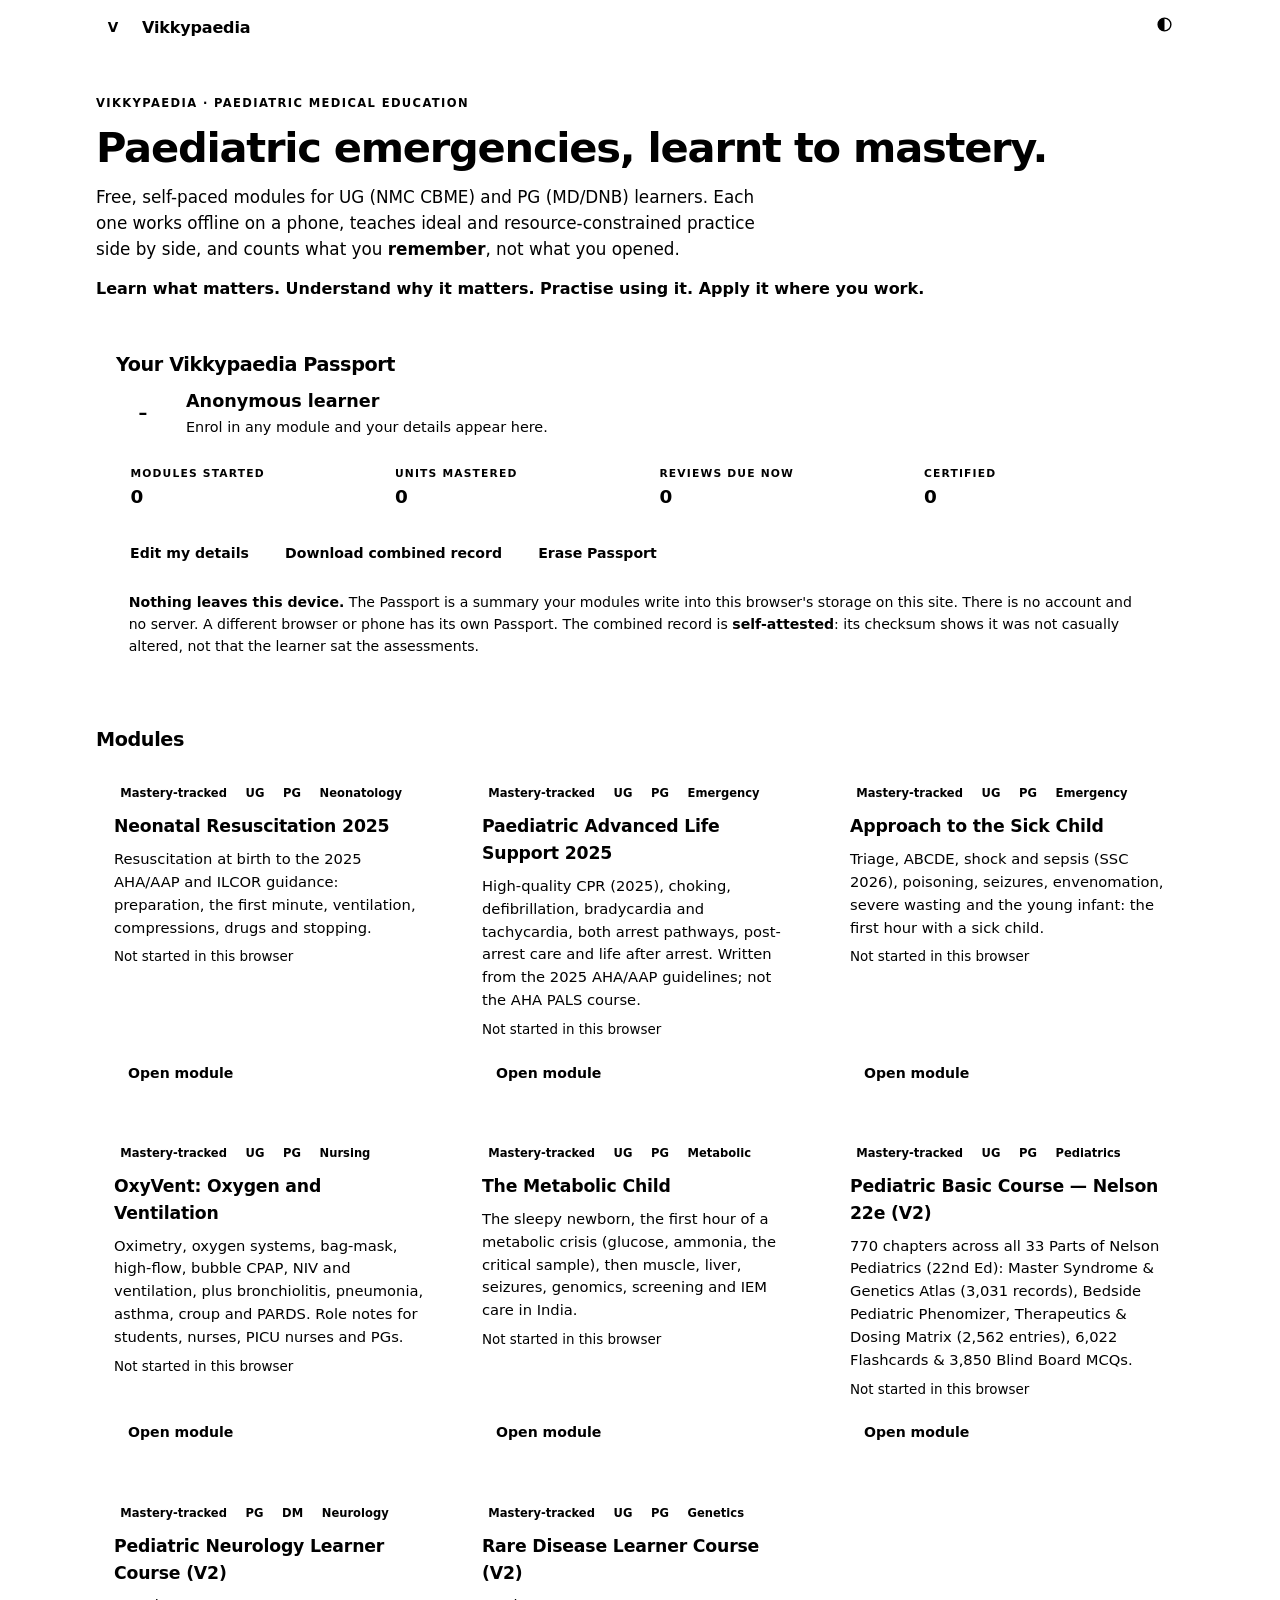
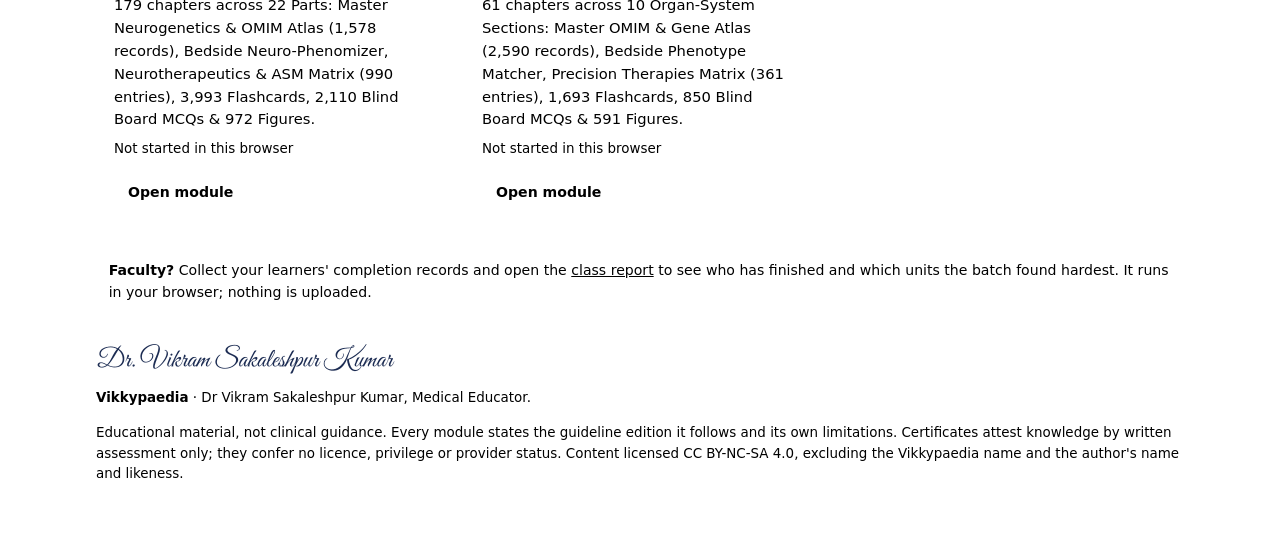
<file: src.html>
<!doctype html>
<html lang="en">
<head>
<meta charset="utf-8">
<meta name="viewport" content="width=device-width,initial-scale=1">
<title>Vikkypaedia · Paediatric Medical Education</title>
<meta name="description" content="Free, offline-first, mastery-based paediatric emergency and critical-care modules for UG and PG learners. One learner Passport across every module, stored only in your browser.">
<style>
/*@@TOKENS@@*/
*,*::before,*::after{box-sizing:border-box}
html{-webkit-text-size-adjust:100%}
body{margin:0;background-color:var(--paper);color:var(--ink);font:16px/1.55 system-ui,-apple-system,"Segoe UI",Roboto,"Noto Sans",Ubuntu,sans-serif}
a{color:var(--brand)}
.wrap{max-width:1120px;margin:0 auto;padding:0 16px}
.skip{position:absolute;left:-999px}.skip:focus{left:12px;top:12px;z-index:9;background:var(--surface);padding:8px 12px;border-radius:8px}
:focus-visible{outline:3px solid var(--accent);outline-offset:2px}
.topbar{position:sticky;top:0;z-index:20;background-color:var(--surface);border-bottom:1px solid var(--line)}
.topbar .wrap{display:flex;align-items:center;gap:12px;min-height:56px}
.mark{display:inline-flex;align-items:center;justify-content:center;width:34px;height:34px;border-radius:10px;background-color:var(--brand);color:var(--on-brand);font-weight:800;font-size:.85rem}
.tb-t{font-weight:800;letter-spacing:-.01em}
.tb-r{margin-left:auto;display:flex;gap:8px;align-items:center}
.iconbtn{background:var(--surface-2);border:1px solid var(--line);border-radius:10px;min-width:40px;min-height:40px;color:var(--ink-2);cursor:pointer;font:inherit}
.hero{padding:34px 0 10px}
.kick{font-size:.72rem;letter-spacing:.12em;text-transform:uppercase;font-weight:800;color:var(--brand-ink)}
h1{font-size:clamp(1.7rem,4.6vw,2.6rem);line-height:1.12;letter-spacing:-.03em;margin:.25em 0 .3em}
.lede{color:var(--ink-2);max-width:62ch;font-size:1.05rem;margin:0}
.principle{margin:.9em 0 0;font-weight:700;color:var(--ink)}
.card{background:var(--surface);border:1px solid var(--line);border-radius:var(--radius-lg);box-shadow:var(--shadow);padding:20px;margin:18px 0}
h2{font-size:1.2rem;letter-spacing:-.02em;margin:0 0 .4em}
.pp{display:grid;grid-template-columns:auto 1fr;gap:16px;align-items:center}
.avatar{width:54px;height:54px;border-radius:50%;background-color:var(--brand-soft);color:var(--brand-ink);border:2px solid var(--brand);display:flex;align-items:center;justify-content:center;font-weight:800;font-size:1.1rem}
.pp-name{font-weight:800;font-size:1.1rem;display:block}
.pp-meta{color:var(--ink-2);font-size:.9rem}
.stats{display:grid;grid-template-columns:repeat(auto-fit,minmax(150px,1fr));gap:10px;margin:14px 0 4px}
.stat{background:var(--surface-2);border:1px solid var(--line);border-radius:var(--radius);padding:.7em .9em}
.stat .sl{display:block;font-size:.67rem;letter-spacing:.11em;text-transform:uppercase;color:var(--ink-3);font-weight:800}
.stat .sv{display:block;font-size:1.15rem;font-weight:800;letter-spacing:-.02em}
.btnrow{display:flex;flex-wrap:wrap;gap:8px;margin-top:12px}
.btn{display:inline-flex;align-items:center;justify-content:center;min-height:44px;padding:.5em 1em;border-radius:11px;border:1px solid var(--brand-600);background-color:var(--brand);color:var(--on-brand);font:inherit;font-weight:700;text-decoration:none;cursor:pointer}
.btn.ghost{background-color:var(--surface);color:var(--ink);border-color:var(--line-2)}
.btn.sm{min-height:38px;font-size:.88rem}
.grid{display:grid;grid-template-columns:repeat(auto-fill,minmax(300px,1fr));gap:16px;margin:10px 0 26px}
.mod{position:relative;background:var(--surface);border:1px solid var(--line);border-radius:var(--radius-lg);box-shadow:var(--shadow);padding:18px 18px 16px;display:flex;flex-direction:column;gap:8px;border-top:5px solid var(--c)}
.mod h3{margin:0;font-size:1.08rem;letter-spacing:-.01em}
.mod p{margin:0;color:var(--ink-2);font-size:.92rem}
.tags{display:flex;flex-wrap:wrap;gap:6px}
.tag{font-size:.72rem;font-weight:700;padding:.2em .55em;border-radius:6px;background:var(--surface-2);border:1px solid var(--line);color:var(--ink-2)}
.tag.std{background-color:var(--green-soft);border-color:var(--green);color:var(--green)}
.tag.up{background-color:var(--amber-soft);border-color:var(--amber);color:var(--amber)}
.bar{height:9px;border-radius:99px;background:var(--surface-3);overflow:hidden;margin:4px 0 0}
.bar i{display:block;height:100%;border-radius:99px;background-color:var(--c)}
.mstat{font-size:.84rem;color:var(--ink-2);display:flex;justify-content:space-between;gap:8px;flex-wrap:wrap}
.due{color:var(--blue);font-weight:700}
.cert{color:var(--green);font-weight:700}
.mod .btnrow{margin-top:auto;padding-top:6px}
.note{font-size:.88rem;color:var(--ink-2);border-left:4px solid var(--line-2);padding:.4em .9em;background:var(--surface);border-radius:0 8px 8px 0}
dialog{border:1px solid var(--line);border-radius:var(--radius-lg);background:var(--surface);color:var(--ink);padding:20px;width:min(520px,calc(100% - 32px))}
dialog::backdrop{background:rgba(3,8,15,.55)}
label{display:block;font-weight:700;font-size:.88rem;margin:.7em 0 .2em}
input{width:100%;min-height:44px;border:1px solid var(--line-2);border-radius:10px;padding:.4em .7em;font:inherit;background:var(--surface);color:var(--ink)}
.sig{display:block;max-width:300px;height:auto;margin:0 0 6px}
@media (prefers-color-scheme:dark){:root:not([data-theme="light"]) .sig{filter:invert(1) hue-rotate(180deg) brightness(1.3)}}
:root[data-theme="dark"] .sig{filter:invert(1) hue-rotate(180deg) brightness(1.3)}
footer{border-top:1px solid var(--line);padding:20px 0 40px;color:var(--ink-2);font-size:.84rem}
.sr-only{position:absolute;width:1px;height:1px;overflow:hidden;clip:rect(0 0 0 0)}
@media (max-width:520px){.pp{grid-template-columns:1fr}}
</style>
</head>
<body>
<a class="skip" href="#main">Skip to content</a>
<div class="topbar"><div class="wrap">
  <span class="mark" aria-hidden="true">V</span><span class="tb-t">Vikkypaedia</span>
  <span class="tb-r"><button class="iconbtn" id="themeBtn" type="button" aria-label="Change theme" title="Light / dark / system"><svg width="17" height="17" viewBox="0 0 24 24" aria-hidden="true" focusable="false"><circle cx="12" cy="12" r="9" fill="none" stroke="currentColor" stroke-width="2"/><path d="M12 3a9 9 0 0 0 0 18Z" fill="currentColor"/></svg></button></span>
</div></div>

<main id="main" class="wrap">
  <section class="hero">
    <span class="kick">Vikkypaedia · Paediatric Medical Education</span>
    <h1>Paediatric emergencies, learnt to mastery.</h1>
    <p class="lede">Free, self-paced modules for UG (NMC CBME) and PG (MD/DNB) learners. Each one works offline on a phone, teaches ideal and resource-constrained practice side by side, and counts what you <b>remember</b>, not what you opened.</p>
    <p class="principle">Learn what matters. Understand why it matters. Practise using it. Apply it where you work.</p>
  </section>

  <section class="card" id="passport" aria-labelledby="ppH">
    <h2 id="ppH">Your Vikkypaedia Passport</h2>
    <div class="pp">
      <span class="avatar" id="ppAv" aria-hidden="true">–</span>
      <div><span class="pp-name" id="ppName">Anonymous learner</span><span class="pp-meta" id="ppMeta">Enrol in any module and your details appear here.</span></div>
    </div>
    <div class="stats">
      <div class="stat"><span class="sl">Modules started</span><span class="sv" id="sMods">0</span></div>
      <div class="stat"><span class="sl">Units mastered</span><span class="sv" id="sUnits">0</span></div>
      <div class="stat"><span class="sl">Reviews due now</span><span class="sv" id="sDue">0</span></div>
      <div class="stat"><span class="sl">Certified</span><span class="sv" id="sCert">0</span></div>
    </div>
    <div class="btnrow">
      <button class="btn ghost sm" id="ppEdit" type="button">Edit my details</button>
      <button class="btn ghost sm" id="ppExport" type="button">Download combined record</button>
      <button class="btn ghost sm" id="ppErase" type="button">Erase Passport</button>
    </div>
    <p class="note" style="margin-top:14px"><b>Nothing leaves this device.</b> The Passport is a summary your modules write into this browser's storage on this site. There is no account and no server. A different browser or phone has its own Passport. The combined record is <b>self-attested</b>: its checksum shows it was not casually altered, not that the learner sat the assessments.</p>
  </section>

  <h2 style="margin-top:28px">Modules</h2>
  <div class="grid" id="mods" role="list"></div>
  <p class="note" style="margin-top:22px"><b>Faculty?</b> Collect your learners' completion records and open the <a href="class-report.html">class report</a> to see who has finished and which units the batch found hardest. It runs in your browser; nothing is uploaded.</p>
</main>

<dialog id="dlg" aria-labelledby="dlgH">
  <form method="dialog" id="dlgForm">
    <h2 id="dlgH">Your details</h2>
    <p class="pp-meta">Used by every Vikkypaedia module in this browser to pre-fill enrolment and certificates.</p>
    <label for="fName">Full name, as it should print</label><input id="fName" autocomplete="name" required>
    <label for="fInst">Institution (optional)</label><input id="fInst" autocomplete="organization">
    <label for="fReg">Registration or employee number (optional)</label><input id="fReg">
    <label for="fEmail">Email (optional)</label><input id="fEmail" type="email" autocomplete="email">
    <div class="btnrow"><button class="btn" value="save" id="dlgSave">Save</button><button class="btn ghost" value="cancel" formnovalidate>Cancel</button></div>
  </form>
</dialog>
<div class="sr-only" id="live" aria-live="polite"></div>

<footer><div class="wrap">
  <img class="sig" src="[data-uri]" alt="Signature: Dr. Vikram Sakaleshpur Kumar" width="300" height="32">
  <p><b>Vikkypaedia</b> · Dr Vikram Sakaleshpur Kumar, Medical Educator.</p>
  <p>Educational material, not clinical guidance. Every module states the guideline edition it follows and its own limitations. Certificates attest knowledge by written assessment only; they confer no licence, privilege or provider status. Content licensed CC BY-NC-SA 4.0, excluding the Vikkypaedia name and the author's name and likeness.</p>
</div></footer>

<script>
(function(){
"use strict";
var KEY = "vkp.passport.v1";
/* The catalogue. `std` marks modules already on the Vikkypaedia Standard engine,
   which write progress to the Passport. Others are being upgraded. */
var CATALOGUE = [
  { id:"nrp2025",   slug:"Vikkypaedia-NRP-2025", title:"Neonatal Resuscitation 2025", c:"--pA",
    blurb:"Resuscitation at birth to the 2025 AHA/AAP and ILCOR guidance: preparation, the first minute, ventilation, compressions, drugs and stopping.",
    tags:["UG","PG","Neonatology"], std:true },
  { id:"pals2025",  slug:"Vikkypaedia-PALS-2025", title:"Paediatric Advanced Life Support 2025", c:"--pD",
    blurb:"High-quality CPR (2025), choking, defibrillation, bradycardia and tachycardia, both arrest pathways, post-arrest care and life after arrest. Written from the 2025 AHA/AAP guidelines; not the AHA PALS course.",
    tags:["UG","PG","Emergency"], std:true },
  { id:"sickchild", slug:"Vikkypaedia-Module-Approach-to-a-Sick-child", title:"Approach to the Sick Child", c:"--pB",
    blurb:"Triage, ABCDE, shock and sepsis (SSC 2026), poisoning, seizures, envenomation, severe wasting and the young infant: the first hour with a sick child.",
    tags:["UG","PG","Emergency"], std:true },
  { id:"oxyvent",   slug:"Vikkypaedia-OxyVent-Module", title:"OxyVent: Oxygen and Ventilation", c:"--pC",
    blurb:"Oximetry, oxygen systems, bag-mask, high-flow, bubble CPAP, NIV and ventilation, plus bronchiolitis, pneumonia, asthma, croup and PARDS. Role notes for students, nurses, PICU nurses and PGs.",
    tags:["UG","PG","Nursing"], std:true },
  { id:"metabolic", slug:"Vikkypaedia-Metabolic-Child-MOOC", title:"The Metabolic Child", c:"--pE",
    blurb:"The sleepy newborn, the first hour of a metabolic crisis (glucose, ammonia, the critical sample), then muscle, liver, seizures, genomics, screening and IEM care in India.",
    tags:["UG","PG","Metabolic"], std:true },
  { id:"pedbasic",  slug:"Vikkypaedia-Pediatric-Basic-Course", title:"Pediatric Basic Course — Nelson 22e (V2)", c:"--pA",
    blurb:"770 chapters across all 33 Parts of Nelson Pediatrics (22nd Ed): Master Syndrome & Genetics Atlas (3,031 records), Bedside Pediatric Phenomizer, Therapeutics & Dosing Matrix (2,562 entries), 6,022 Flashcards & 3,850 Blind Board MCQs.",
    tags:["UG","PG","Pediatrics"], std:true },
  { id:"pedneuro",  slug:"Vikkypaedia-Pediatric-Neurology-Course", title:"Pediatric Neurology Learner Course (V2)", c:"--pB",
    blurb:"179 chapters across 22 Parts: Master Neurogenetics & OMIM Atlas (1,578 records), Bedside Neuro-Phenomizer, Neurotherapeutics & ASM Matrix (990 entries), 3,993 Flashcards, 2,110 Blind Board MCQs & 972 Figures.",
    tags:["PG","DM","Neurology"], std:true },
  { id:"raredisease", slug:"Vikkypaedia-Rare-Disease-Learner-Course", title:"Rare Disease Learner Course (V2)", c:"--pD",
    blurb:"61 chapters across 10 Organ-System Sections: Master OMIM & Gene Atlas (2,590 records), Bedside Phenotype Matcher, Precision Therapies Matrix (361 entries), 1,693 Flashcards, 850 Blind Board MCQs & 591 Figures.",
    tags:["UG","PG","Genetics"], std:true }
];

function $(s){ return document.querySelector(s); }
function esc(s){ return String(s == null ? "" : s).replace(/[&<>"']/g, function(c){ return {"&":"&amp;","<":"&lt;",">":"&gt;",'"':"&quot;","'":"&#39;"}[c]; }); }
function read(){ try{ var p = JSON.parse(localStorage.getItem(KEY) || "null"); if (p && p.v === 1) return p; }catch(e){} return { v:1, profile:null, modules:{} }; }
function write(p){ try{ p.updatedAt = Date.now(); localStorage.setItem(KEY, JSON.stringify(p)); }catch(e){} }
function initials(n){ var w = String(n||"").replace(/^(dr|prof)\.?\s+/i,"").trim().split(/\s+/); return ((w[0]||"")[0]||"").toUpperCase() + ((w.length>1 ? w[w.length-1][0] : "")||"").toUpperCase() || "–"; }
function fmt(ms){ try{ return new Date(ms).toLocaleDateString(undefined,{day:"numeric",month:"short",year:"numeric"}); }catch(e){ return ""; } }
function fnv(str){ var h = 2166136261; for (var i=0;i<str.length;i++){ h ^= str.charCodeAt(i); h = Math.imul(h, 16777619); } var s = (h>>>0).toString(36).toUpperCase(); while (s.length < 7) s = "0"+s; return s; }

function render(){
  var P = read(), pr = P.profile, mods = P.modules || {};
  $("#ppAv").textContent = pr && pr.name ? initials(pr.name) : "–";
  $("#ppName").textContent = pr && pr.name ? pr.name : "Anonymous learner";
  $("#ppMeta").textContent = pr && pr.name ? [pr.institution, pr.reg].filter(Boolean).join(" · ") || "Details saved in this browser" : "Enrol in any module and your details appear here.";
  var ids = Object.keys(mods);
  $("#sMods").textContent = ids.length;
  $("#sUnits").textContent = ids.reduce(function(a,k){ return a + (mods[k].mastered||0); }, 0);
  $("#sDue").textContent = ids.reduce(function(a,k){ return a + (mods[k].due||0); }, 0);
  $("#sCert").textContent = ids.filter(function(k){ return mods[k].certified; }).length;

  var host = $("#mods"); host.innerHTML = "";
  CATALOGUE.forEach(function(m){
    var d = mods[m.id], url = "/" + m.slug + "/";
    var pct = d && d.units ? Math.round(d.mastered / d.units * 100) : 0;
    var card = document.createElement("article");
    card.className = "mod"; card.setAttribute("role","listitem"); card.style.setProperty("--c", "var(" + m.c + ")");
    var status = m.std ? '<span class="tag std">Mastery-tracked</span>' : '<span class="tag up">Upgrade in progress</span>';
    var prog = d
      ? '<div class="bar" aria-hidden="true"><i style="width:' + pct + '%"></i></div>' +
        '<div class="mstat"><span>' + d.mastered + ' of ' + d.units + ' units mastered</span>' +
        (d.certified ? '<span class="cert">Certified</span>' : (d.due ? '<span class="due">' + d.due + ' due</span>' : '<span>Last active ' + esc(fmt(d.lastActive)) + '</span>')) + '</div>'
      : '<div class="mstat"><span>' + (m.std ? "Not started in this browser" : "Progress will appear here after the upgrade") + '</span></div>';
    card.innerHTML = '<div class="tags">' + status + m.tags.map(function(t){ return '<span class="tag">' + esc(t) + '</span>'; }).join("") + '</div>' +
      '<h3>' + esc(m.title) + '</h3><p>' + esc(m.blurb) + '</p>' + prog +
      '<div class="btnrow"><a class="btn sm" href="' + url + '">' + (d ? (d.due ? "Review " + d.due + " due" : "Continue") : "Open module") + '</a></div>';
    host.appendChild(card);
  });
}

var ORDER_FIELDS = ["name","institution","reg","modules","issued"];
function combined(){
  var P = read(), pr = P.profile || {}, mods = P.modules || {};
  var list = Object.keys(mods).sort().map(function(k){ var m = mods[k];
    return { id:k, title:m.title, version:m.version, units:m.units, mastered:m.mastered, checkpoints:m.checkpoints + "/" + m.items,
             retainedUnits:m.retainedUnits, examBest:m.examBest, cut:m.cut, certified:!!m.certified, lastActive:m.lastActive }; });
  var r = { kind:"vikkypaedia-passport-record", v:1, name:pr.name||"", institution:pr.institution||"", reg:pr.reg||"",
            modules:list, issued:new Date().toISOString(),
            attestation:"Self-attested summary generated in the learner's own browser. The checksum detects casual alteration; it does not prove the learner sat any assessment." };
  var basis = [r.name, r.institution, r.reg, list.map(function(m){ return [m.id,m.version,m.mastered,m.units,m.retainedUnits,m.examBest,m.certified].join(":"); }).join("|"), r.issued].join("~");
  r.checksumFields = ORDER_FIELDS; r.checksum = fnv(basis);
  return r;
}

function wire(){
  var dlg = $("#dlg");
  $("#ppEdit").addEventListener("click", function(){
    var pr = read().profile || {};
    $("#fName").value = pr.name || ""; $("#fInst").value = pr.institution || ""; $("#fReg").value = pr.reg || ""; $("#fEmail").value = pr.email || "";
    if (dlg.showModal) dlg.showModal(); else dlg.setAttribute("open","");
  });
  dlg.addEventListener("close", function(){
    if (dlg.returnValue !== "save") return;
    var P = read(), old = P.profile || {};
    P.profile = { name:$("#fName").value.trim(), institution:$("#fInst").value.trim(), reg:$("#fReg").value.trim(),
                  email:$("#fEmail").value.trim(), enrolledAt:old.enrolledAt || Date.now(), updatedAt:Date.now() };
    write(P); render(); $("#live").textContent = "Details saved.";
  });
  $("#ppExport").addEventListener("click", function(){
    var r = combined(), a = document.createElement("a");
    a.href = URL.createObjectURL(new Blob([JSON.stringify(r, null, 2)], {type:"application/json"}));
    a.download = "vikkypaedia-passport-" + (r.name || "learner").replace(/[^a-z0-9]+/gi,"-").toLowerCase() + ".json";
    document.body.appendChild(a); a.click(); setTimeout(function(){ URL.revokeObjectURL(a.href); a.remove(); }, 1000);
  });
  $("#ppErase").addEventListener("click", function(){
    if (!confirm("Erase the Passport summary in this browser? Each module keeps its own progress; this removes only the shared summary and details.")) return;
    try{ localStorage.removeItem(KEY); }catch(e){}
    render(); $("#live").textContent = "Passport erased.";
  });
  var modes = ["system","light","dark"];
  $("#themeBtn").addEventListener("click", function(){
    var cur = document.documentElement.getAttribute("data-theme") || "system";
    var nx = modes[(modes.indexOf(cur)+1) % 3];
    if (nx === "system") document.documentElement.removeAttribute("data-theme"); else document.documentElement.setAttribute("data-theme", nx);
    try{ localStorage.setItem("vkp.hub.theme", nx); }catch(e){}
    $("#live").textContent = "Theme: " + nx;
  });
  try{ var t = localStorage.getItem("vkp.hub.theme"); if (t && t !== "system") document.documentElement.setAttribute("data-theme", t); }catch(e){}
  window.addEventListener("storage", function(e){ if (e.key === KEY) render(); });
  window.addEventListener("pageshow", render);
}
wire(); render();
})();
</script>
</body>
</html>
</file>
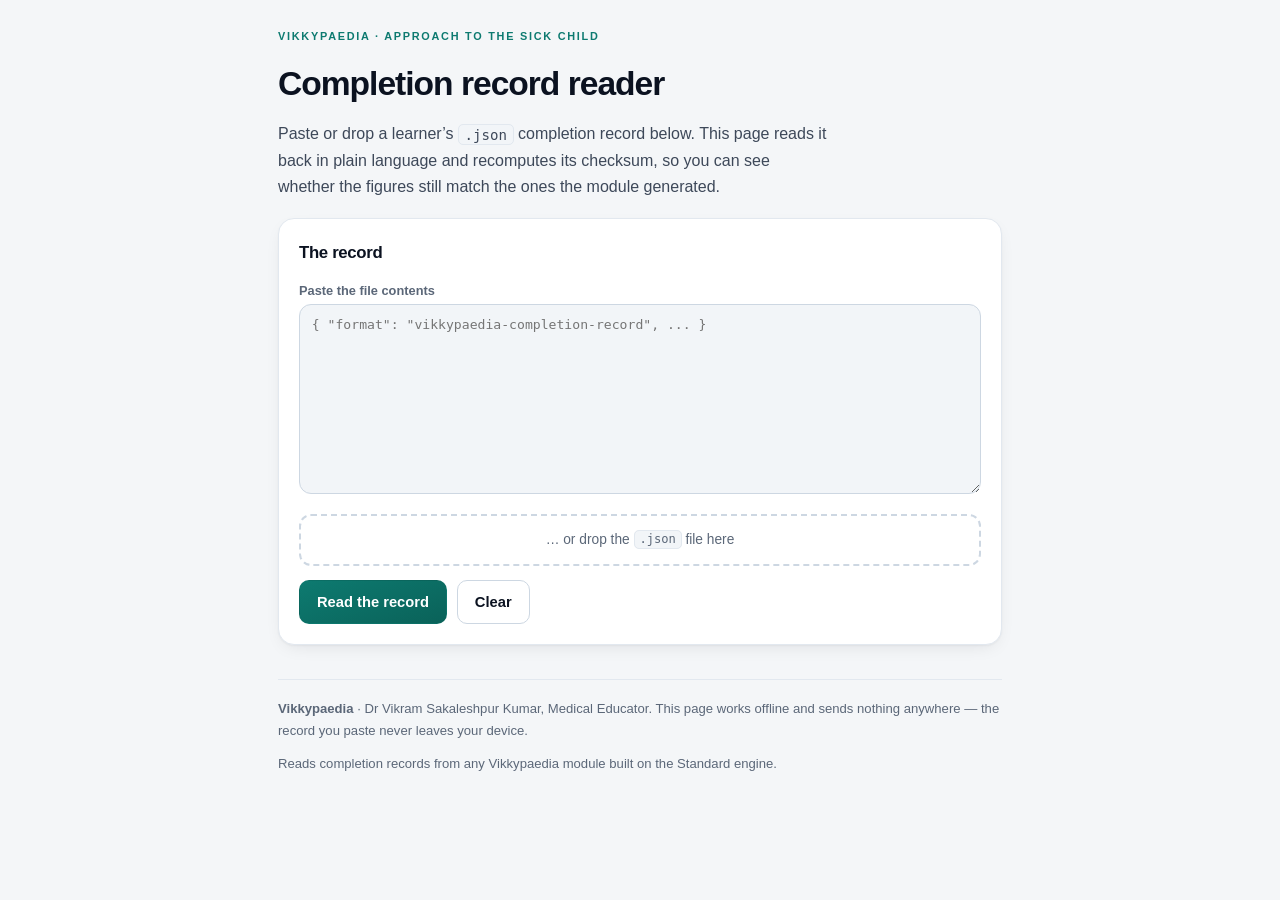
<file: verify.html>
<!DOCTYPE html>
<html lang="en">
<head>
<meta charset="utf-8">
<meta name="viewport" content="width=device-width, initial-scale=1, viewport-fit=cover">
<meta name="color-scheme" content="light dark">
<meta name="description" content="Read back a Vikkypaedia completion record and check its figures have not been altered in transit. Works offline.">
<title>Completion record reader &middot; Vikkypaedia</title>
<style>
:root{
  --paper:#f4f6f8;--surface:#fff;--surface-2:#f2f5f8;--surface-3:#e3e9ef;
  --ink:#0b1220;--ink-2:#3d4859;--ink-3:#5b6778;--line:#e2e8ef;--line-2:#cdd7e2;
  --brand:#0d7a70;--brand-600:#0a6259;--brand-ink:#064e46;--brand-soft:#e2f3f0;
  --green:#1c6b39;--green-soft:#e2f3e8;--red:#a8271f;--red-soft:#fbe9e7;
  --amber:#9a5b09;--amber-soft:#fbf0dc;--btn-ink:#fff;
  --sans:-apple-system,BlinkMacSystemFont,"Segoe UI",Roboto,"Helvetica Neue",Arial,sans-serif;
  --mono:ui-monospace,"SFMono-Regular",Menlo,Consolas,monospace;
  --r:12px;--r-lg:16px;
  --sh:0 1px 2px rgba(11,18,32,.04),0 6px 18px -6px rgba(11,18,32,.10);
}
@media (prefers-color-scheme:dark){:root:not([data-theme="light"]){
  --paper:#0a0d12;--surface:#141a22;--surface-2:#1b222c;--surface-3:#26303c;
  --ink:#e9edf2;--ink-2:#b3bdca;--ink-3:#8492a3;--line:#242d39;--line-2:#36414f;
  --brand:#4fd0c2;--brand-600:#6bdccf;--brand-ink:#a5e9e0;--brand-soft:#0e2f2c;
  --green:#63c98a;--green-soft:#12301e;--red:#f08a80;--red-soft:#3a1a17;
  --amber:#e3ab5a;--amber-soft:#33260f;--btn-ink:#04211e;
  --sh:0 1px 2px rgba(0,0,0,.45),0 8px 22px -8px rgba(0,0,0,.55);
}}
*,*::before,*::after{box-sizing:border-box}
body{margin:0;background:var(--paper);color:var(--ink);font:16px/1.65 var(--sans);-webkit-font-smoothing:antialiased}
.wrap{max-width:760px;margin:0 auto;padding:28px 18px 60px}
h1{font-size:clamp(1.5rem,4.5vw,2.1rem);letter-spacing:-.03em;margin:.1em 0 .3em;font-weight:800}
h2{font-size:1.05rem;letter-spacing:-.02em;margin:0 0 .6em}
p{margin:0 0 .9em}
.kicker{font-size:.68rem;letter-spacing:.16em;text-transform:uppercase;color:var(--brand);font-weight:800}
.lede{color:var(--ink-2);max-width:62ch}
.card{background:var(--surface);border:1px solid var(--line);border-radius:var(--r-lg);padding:20px;margin:18px 0;box-shadow:var(--sh)}
textarea{
  width:100%;min-height:190px;padding:.8em .9em;border-radius:var(--r);border:1px solid var(--line-2);
  background:var(--surface-2);color:var(--ink);font-family:var(--mono);font-size:.82rem;line-height:1.5;resize:vertical;
}
textarea:focus{outline:none;border-color:var(--brand);box-shadow:0 0 0 3px rgba(13,122,112,.18)}
.row{display:flex;flex-wrap:wrap;gap:10px;margin-top:.9em;align-items:center}
.btn{
  display:inline-flex;align-items:center;justify-content:center;gap:.45em;min-height:44px;
  background-color:var(--brand);background-image:linear-gradient(160deg,var(--brand),var(--brand-600));
  color:var(--btn-ink);border:1px solid transparent;border-radius:10px;padding:.62em 1.15em;
  font-size:.92rem;font-weight:650;cursor:pointer;
}
.btn:hover{filter:brightness(1.06)}
.btn.ghost{background-image:none;background-color:var(--surface);color:var(--ink);border-color:var(--line-2)}
.verdict{border-radius:var(--r);padding:.85em 1em;margin:0 0 1.1em;font-weight:650;border:1px solid}
.v-ok{background:var(--green-soft);border-color:var(--green);color:var(--green)}
.v-bad{background:var(--red-soft);border-color:var(--red);color:var(--red)}
.v-warn{background:var(--amber-soft);border-color:var(--amber);color:var(--amber)}
table{border-collapse:collapse;width:100%;font-size:.9rem}
th,td{text-align:left;padding:.55em .2em;border-bottom:1px solid var(--line);vertical-align:top}
th{width:40%;color:var(--ink-3);font-weight:650;font-size:.86rem}
tbody tr:last-child th,tbody tr:last-child td{border-bottom:0}
code{font-family:var(--mono);font-size:.88em;background:var(--surface-2);padding:.12em .4em;border-radius:5px;border:1px solid var(--line)}
.note{background:var(--surface-2);border:1px solid var(--line);border-left:4px solid var(--amber);border-radius:var(--r);padding:.85em 1em;font-size:.88rem;color:var(--ink-2)}
.note b{color:var(--ink)}
footer{margin-top:34px;padding-top:18px;border-top:1px solid var(--line);color:var(--ink-3);font-size:.82rem}
a{color:var(--brand)}
[hidden]{display:none!important}
.drop{border:2px dashed var(--line-2);border-radius:var(--r);padding:.9em;text-align:center;color:var(--ink-3);font-size:.86rem;margin-top:.9em}
.drop.over{border-color:var(--brand);background:var(--brand-soft);color:var(--brand-ink)}
</style>
</head>
<body>
<div class="wrap">
  <p class="kicker">Vikkypaedia &middot; Approach to the Sick Child</p>
  <h1>Completion record reader</h1>
  <p class="lede">Paste or drop a learner&rsquo;s <code>.json</code> completion record below. This page reads it back in plain language and recomputes its checksum, so you can see whether the figures still match the ones the module generated.</p>

  <div class="card">
    <h2>The record</h2>
    <label for="src" style="font-size:.8rem;color:var(--ink-3);font-weight:650">Paste the file contents</label>
    <textarea id="src" placeholder='{ "format": "vikkypaedia-completion-record", ... }' spellcheck="false"></textarea>
    <div class="drop" id="drop">&hellip; or drop the <code>.json</code> file here</div>
    <div class="row">
      <button class="btn" id="go">Read the record</button>
      <button class="btn ghost" id="clear">Clear</button>
    </div>
  </div>

  <div class="card" id="out" hidden>
    <div class="verdict" id="verdict"></div>
    <h2>What it says</h2>
    <table><tbody id="rows"></tbody></table>
    <p class="note" style="margin-top:1.2em"><b>Read this before you rely on it.</b> A completion record is <b>self-attested</b>. It is produced on the learner&rsquo;s own device from data held in their browser, and the checksum is a plain hash computed by code that ships inside the module &mdash; anyone with the file can recompute it. So a matching checksum tells you the record has not been <i>casually</i> altered, mistyped or truncated in transit. It does <b>not</b> prove the learner sat the assessment, and it is not evidence issued by a third party. If you need records you can rely on for promotion, credentialling or audit, you need a server-side system with authenticated sign-in, not this.</p>
  </div>

  <footer>
    <p><b>Vikkypaedia</b> &middot; Dr Vikram Sakaleshpur Kumar, Medical Educator. This page works offline and sends nothing anywhere &mdash; the record you paste never leaves your device.</p>
    <p>Reads completion records from any Vikkypaedia module built on the Standard engine.</p>
  </footer>
</div>

<script>
(function(){
  function $(s){ return document.querySelector(s); }
  function fnv(str){
    var h = 2166136261;
    for (var i=0;i<str.length;i++){ h ^= str.charCodeAt(i); h = Math.imul(h, 16777619); }
    var s = (h >>> 0).toString(36).toUpperCase();
    while (s.length < 7) s = "0" + s;
    return s;
  }
  function basis(r){
    return ["vkp-cr1", r.module.id, r.module.version, r.learner.name, r.learner.institution,
            r.enrolledAt, r.issuedAt, r.result.unitsMastered, r.result.checkpointsCorrect,
            r.result.retentionUnits, r.result.bestScore, r.result.cutScore,
            r.result.certified ? 1 : 0, r.verificationCode].join("|");
  }
  function esc(s){ return String(s).replace(/[&<>"']/g, function(c){
    return {"&":"&amp;","<":"&lt;",">":"&gt;",'"':"&quot;","'":"&#39;"}[c]; }); }
  function d(ms){ if(!ms) return "—"; try{ return new Date(ms).toLocaleString(); }catch(e){ return String(ms); } }

  function show(kind, msg){
    var v = $("#verdict");
    v.className = "verdict " + kind;
    v.textContent = msg;
    $("#out").hidden = false;
  }

  function read(){
    var raw = $("#src").value.trim();
    $("#rows").innerHTML = "";
    if (!raw){ show("v-warn", "Nothing pasted yet."); return; }
    var r;
    try { r = JSON.parse(raw); }
    catch(e){ show("v-bad", "That is not valid JSON — the file may have been truncated or altered when it was copied. (" + e.message + ")"); return; }
    if (!r || r.format !== "vikkypaedia-completion-record"){
      show("v-bad", "This is valid JSON but not a Vikkypaedia completion record."); return;
    }
    var expected;
    try { expected = fnv(basis(r)); }
    catch(e){ show("v-bad", "The record is missing fields the checksum is built from, so it cannot be checked."); return; }

    var ok = (expected === r.checksum);
    var cert = r.result && r.result.certified;
    if (!ok){
      show("v-bad", "Checksum does NOT match. Expected " + expected + ", the file says " + (r.checksum || "nothing") + ". The figures in this record have been changed since it was generated.");
    } else if (cert){
      show("v-ok", "Checksum matches. The record is internally consistent and reports all three criteria met.");
    } else {
      show("v-warn", "Checksum matches, but this learner has NOT met all three criteria — it is a progress record, not a completion.");
    }

    var rows = [
      ["Name", r.learner.name || "—"],
      ["Institution", r.learner.institution || "—"],
      ["Registration / employee no.", r.learner.registration || "—"],
      ["Email", r.learner.email || "—"],
      ["Track", (r.learner.track || "—") + (r.learner.setting ? " · " + r.learner.setting + " setting" : "")],
      ["Module", (r.module.title || "") + " · v" + (r.module.version || "?") + " (build " + (r.module.build || "?") + ")"],
      ["Enrolled", d(r.enrolledAt)],
      ["Record issued", d(r.issuedAt)],
      ["1 · Coverage", r.result.checkpointsCorrect + " of " + r.result.checkpointsTotal + " checkpoint items correct"],
      ["2 · Retention", r.result.retentionUnits + " of " + r.result.unitsTotal + " units retained (" + r.result.retentionRequired + " required) · longest " + (r.result.longestRetention || "—")],
      ["3 · Applied", (r.result.attempts ? r.result.bestScore + "% best of " + r.result.attempts + " attempt(s)" : "not attempted") + " · cut score " + r.result.cutScore + "%"],
      ["Units mastered", r.result.unitsMastered + " of " + r.result.unitsTotal],
      ["All three criteria met", cert ? "Yes" : "No"],
      ["Signatory", (r.signatory && r.signatory.name ? r.signatory.name + (r.signatory.role ? " · " + r.signatory.role : "") : "— (module was distributed unconfigured)")],
      ["Verification code", "<code>" + esc(r.verificationCode || "—") + "</code>"],
      ["Checksum", "<code>" + esc(r.checksum || "—") + "</code> — recomputed <code>" + esc(expected) + "</code>"]
    ];
    $("#rows").innerHTML = rows.map(function(x){
      return "<tr><th>" + esc(x[0]) + "</th><td>" + (/^<code>/.test(x[1]) ? x[1] : esc(x[1])) + "</td></tr>";
    }).join("");
  }

  $("#go").addEventListener("click", read);
  $("#clear").addEventListener("click", function(){
    $("#src").value = ""; $("#out").hidden = true; $("#src").focus();
  });

  var drop = $("#drop");
  ["dragenter","dragover"].forEach(function(t){
    drop.addEventListener(t, function(e){ e.preventDefault(); drop.classList.add("over"); });
  });
  ["dragleave","drop"].forEach(function(t){
    drop.addEventListener(t, function(e){ e.preventDefault(); drop.classList.remove("over"); });
  });
  drop.addEventListener("drop", function(e){
    var f = e.dataTransfer && e.dataTransfer.files && e.dataTransfer.files[0];
    if (!f) return;
    var fr = new FileReader();
    fr.onload = function(){ $("#src").value = fr.result; read(); };
    fr.readAsText(f);
  });
})();
</script>
</body>
</html>
</file>
